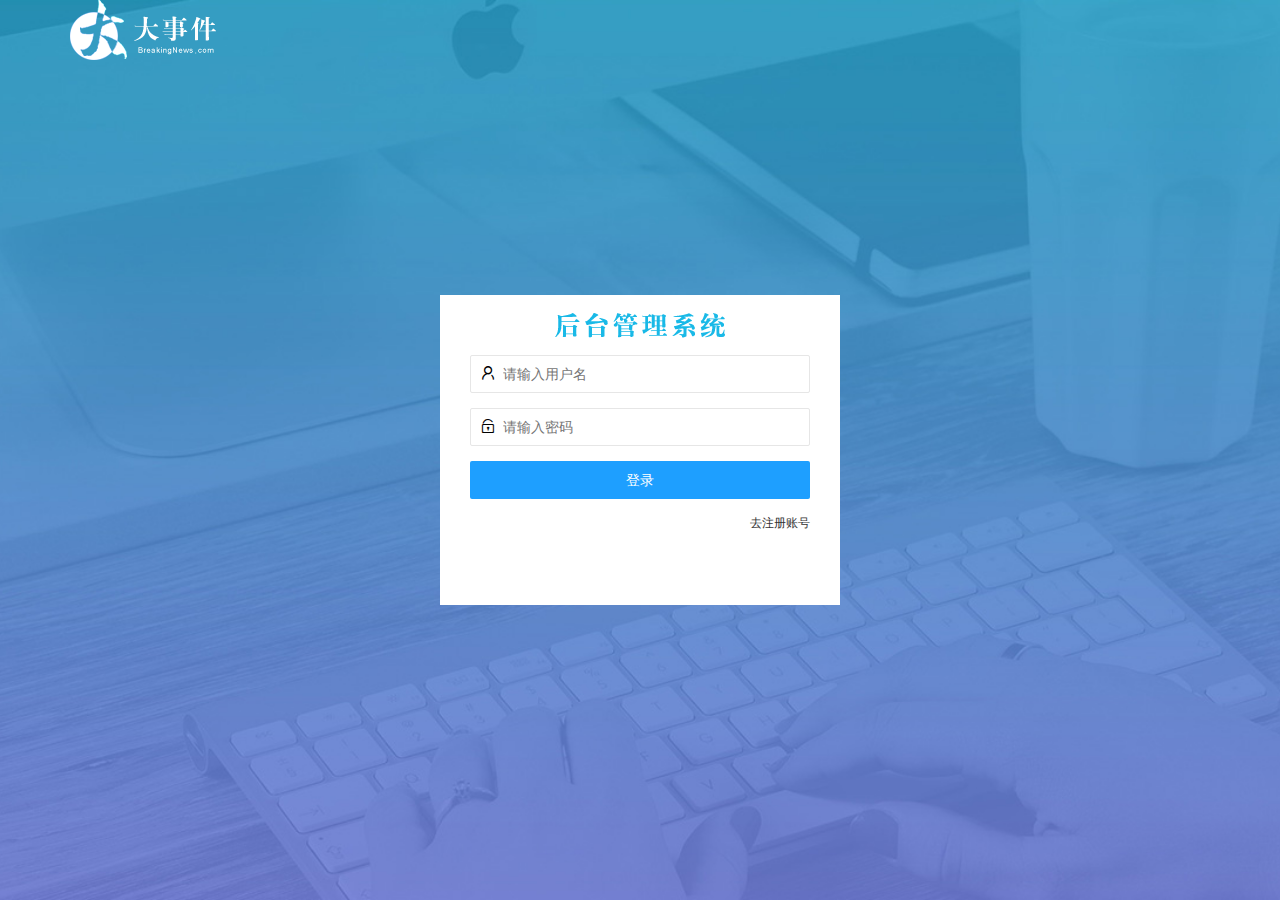
<file: login.html>
<!DOCTYPE html>
<html lang="en">

<head>
    <meta charset="UTF-8">
    <meta name="viewport" content="width=device-width, initial-scale=1.0">
    <!-- 修改标题 -->
    <title>大事件-登陆/注册</title>
    <!-- 引入css样式文件 -->
    <link rel="stylesheet" href="/assets/css/login.css">
    <link rel="stylesheet" href="/assets/lib/layui/css/layui.css">
</head>

<body>
    <!-- 登陆和注册页面 -->
    <!-- 头部的 logo 区域 -->
    <div class="layui-main">
        <img src="/assets/images/logo.png" alt="">
    </div>
    <!-- 登录注册区域 -->
    <div class="log">
        <div class="title-box"></div>
        <!-- 登录的div -->
        <div class="login-box">
            <!-- 登录的表单 -->
            <form class="layui-form" action="" id="form_login">
                <!-- 用户名 -->
                <div class="layui-form-item">
                    <i class="layui-icon layui-icon-username"></i>
                    <input type="text" name="username" required lay-verify="required" placeholder="请输入用户名"
                        autocomplete="off" class="layui-input" />
                </div>
                <!-- 密码 -->
                <div class="layui-form-item">
                    <i class="layui-icon layui-icon-password"></i>
                    <input type="password" name="password" required lay-verify="required|pass" placeholder="请输入密码"
                        autocomplete="off" class="layui-input" />
                </div>
                <!-- 登录按钮 -->
                <div class="layui-form-item">
                    <!-- 注意：表单提交按钮和普通按钮的区别，就是 lay-submit 属性 -->
                    <button class="layui-btn layui-btn-fluid layui-btn-normal" lay-submit>登录</button>
                </div>
                <div class="layui-form-item links">
                    <a href="javascript:;" id="link_reg">去注册账号</a>
                </div>
            </form>
        </div>
        <!-- 注册的div -->
        <div class="reg-box">
            <!-- 注册的表单 -->
            <form class="layui-form" id="form_reg">
                <!-- 注册用户名 -->
                <div class="layui-form-item">
                    <i class="layui-icon layui-icon-username"></i>
                    <input type="text" name="username" required lay-verify="required" placeholder="请输入用户名"
                        autocomplete="off" class="layui-input" />
                </div>
                <!-- 填写密码 -->
                <div class="layui-form-item">
                    <i class="layui-icon layui-icon-password"></i>
                    <input type="password" name="password" required lay-verify="required|pass" placeholder="请输入密码"
                        autocomplete="off" class="layui-input" />
                </div>
                <!-- 确认密码 -->
                <div class="layui-form-item">
                    <i class="layui-icon layui-icon-password"></i>
                    <input type="password" name="repassword" required lay-verify="required|pass|repass" placeholder="请再次确认密码"
                        autocomplete="off" class="layui-input" />
                </div>
                <!-- 注册按钮 -->
                <div class="layui-form-item">
                    <!-- 注意：表单提交按钮和普通按钮的区别，就是 lay-submit 属性 -->
                    <button class="layui-btn layui-btn-fluid layui-btn-normal" lay-submit>注册</button>
                </div>
                <div class="layui-form-item links">
                    <a href="javascript:;" id="link_login">去登陆</a>
                </div>
            </form>
        </div>
    </div>
    <!-- 导入 layui 文件 -->
    <script src="/assets/lib/layui/layui.all.js"></script>
    <!-- 导入 jQuery 文件 -->
    <script src="http://apps.bdimg.com/libs/jquery/1.10.2/jquery.min.js"></script>
    <!-- 导入 封装的baceAPI 文件 -->
    <script src="/assets/js/baceAPI.js"></script>
    <!-- 导入 js 脚本-->
    <script src="/assets/js/login.js"></script>
</body>

</html>
</file>
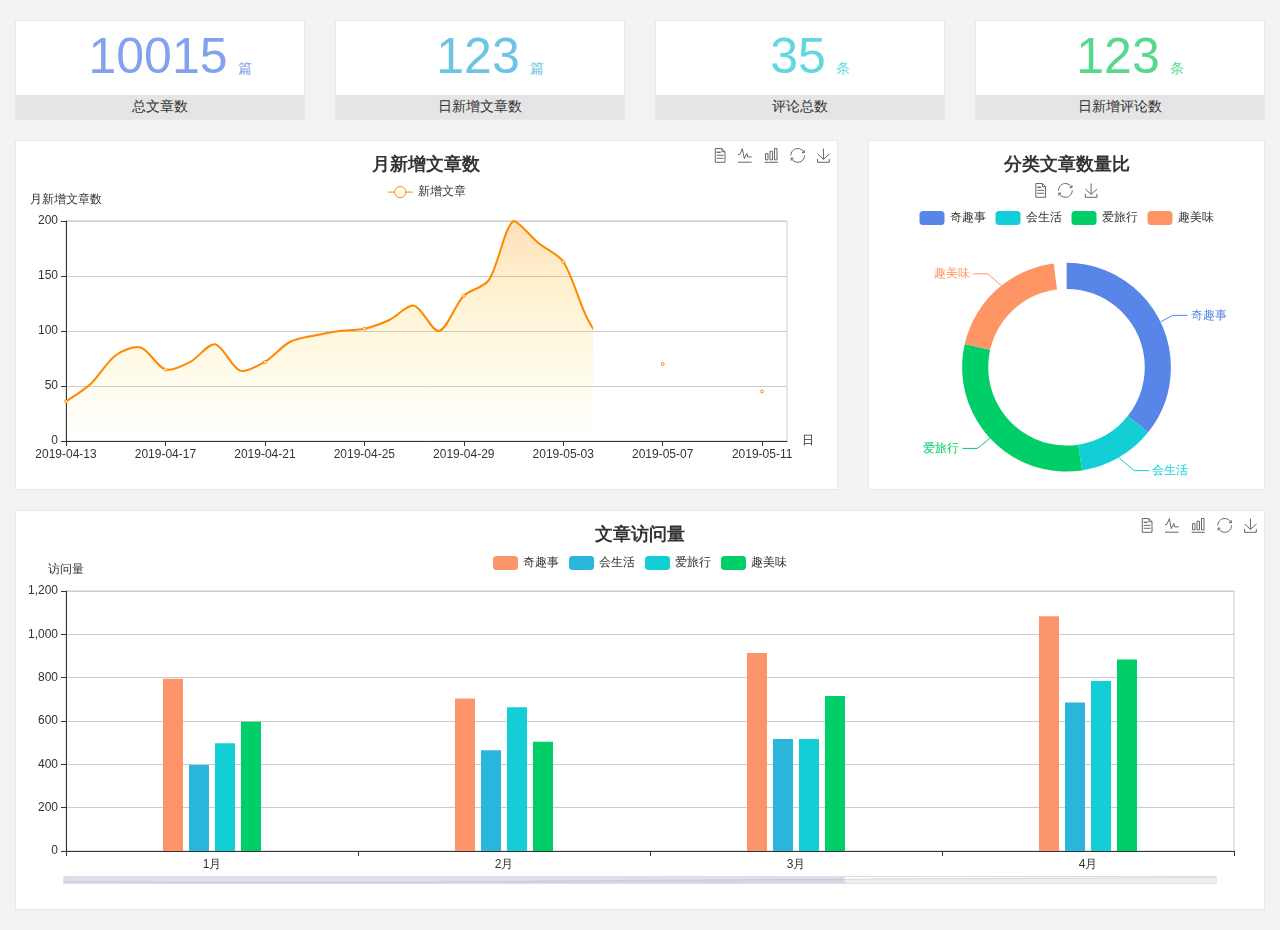
<file: home/dashboard.html>
<!DOCTYPE html>
<html lang="en">

<head>
  <meta charset="UTF-8">
  <meta name="viewport" content="width=device-width, initial-scale=1.0">
  <meta http-equiv="X-UA-Compatible" content="ie=edge">
  <title>图表统计</title>
  <link rel="stylesheet" href="../assets/lib/bootstrap.css" />
  <link rel="stylesheet" href="../assets/lib/main.css" />
</head>

<body>
  <div class="container-fluid">
    <div class="row spannel_list">
      <div class="col-sm-3 col-xs-6">
        <div class="spannel">
          <em>10015</em><span>篇</span>
          <b>总文章数</b>
        </div>
      </div>
      <div class="col-sm-3 col-xs-6">
        <div class="spannel scolor01">
          <em>123</em><span>篇</span>
          <b>日新增文章数</b>
        </div>
      </div>
      <div class="col-sm-3 col-xs-6">
        <div class="spannel scolor02">
          <em>35</em><span>条</span>
          <b>评论总数</b>
        </div>
      </div>
      <div class="col-sm-3 col-xs-6">
        <div class="spannel scolor03">
          <em>123</em><span>条</span>
          <b>日新增评论数</b>
        </div>
      </div>
    </div>
  </div>

  <div class="container-fluid">
    <div class="row curve-pie">
      <div class="col-lg-8 col-md-8">
        <div class="gragh_pannel" id="curve_show"></div>
      </div>
      <div class="col-lg-4 col-md-4">
        <div class="gragh_pannel" id="pie_show"></div>
      </div>
    </div>
  </div>

  <div class="container-fluid">
    <div class="column_pannel" id="column_show"></div>
  </div>
  <script src="../assets/lib/jquery.js"></script>
  <script type="text/javascript" src="../assets/lib/echarts.min.js"></script>
  <script>
    var oChart = echarts.init(document.getElementById('curve_show'));
    var aList_all = [
      { 'count': 36, 'date': '2019-04-13' },
      { 'count': 52, 'date': '2019-04-14' },
      { 'count': 78, 'date': '2019-04-15' },
      { 'count': 85, 'date': '2019-04-16' },
      { 'count': 65, 'date': '2019-04-17' },
      { 'count': 72, 'date': '2019-04-18' },
      { 'count': 88, 'date': '2019-04-19' },
      { 'count': 64, 'date': '2019-04-20' },
      { 'count': 72, 'date': '2019-04-21' },
      { 'count': 90, 'date': '2019-04-22' },
      { 'count': 96, 'date': '2019-04-23' },
      { 'count': 100, 'date': '2019-04-24' },
      { 'count': 102, 'date': '2019-04-25' },
      { 'count': 110, 'date': '2019-04-26' },
      { 'count': 123, 'date': '2019-04-27' },
      { 'count': 100, 'date': '2019-04-28' },
      { 'count': 132, 'date': '2019-04-29' },
      { 'count': 146, 'date': '2019-04-30' },
      { 'count': 200, 'date': '2019-05-01' },
      { 'count': 180, 'date': '2019-05-02' },
      { 'count': 163, 'date': '2019-05-03' },
      { 'count': 110, 'date': '2019-05-04' },
      { 'count': 80, 'date': '2019-05-05' },
      { 'count': 82, 'date': '2019-05-06' },
      { 'count': 70, 'date': '2019-05-07' },
      { 'count': 65, 'date': '2019-05-08' },
      { 'count': 54, 'date': '2019-05-09' },
      { 'count': 40, 'date': '2019-05-10' },
      { 'count': 45, 'date': '2019-05-11' },
      { 'count': 38, 'date': '2019-05-12' },
    ];

    let aCount = [];
    let aDate = [];

    for (var i = 0; i < aList_all.length; i++) {
      aCount.push(aList_all[i].count);
      aDate.push(aList_all[i].date);
    }

    var chartopt = {
      title: {
        text: '月新增文章数',
        left: 'center',
        top: '10'
      },
      tooltip: {
        trigger: 'axis'
      },
      legend: {
        data: ['新增文章'],
        top: '40'
      },
      toolbox: {
        show: true,
        feature: {
          mark: { show: true },
          dataView: { show: true, readOnly: false },
          magicType: { show: true, type: ['line', 'bar'] },
          restore: { show: true },
          saveAsImage: { show: true }
        }
      },
      calculable: true,
      xAxis: [
        {
          name: '日',
          type: 'category',
          boundaryGap: false,
          data: aDate
        }
      ],
      yAxis: [
        {
          name: '月新增文章数',
          type: 'value'
        }
      ],
      series: [
        {
          name: '新增文章',
          type: 'line',
          smooth: true,
          itemStyle: { normal: { areaStyle: { type: 'default' }, color: '#f80' }, lineStyle: { color: '#f80' } },
          data: aCount
        }],
      areaStyle: {
        normal: {
          color: new echarts.graphic.LinearGradient(0, 0, 0, 1, [{
            offset: 0,
            color: 'rgba(255,136,0,0.39)'
          }, {
            offset: .34,
            color: 'rgba(255,180,0,0.25)'
          }, {
            offset: 1,
            color: 'rgba(255,222,0,0.00)'
          }])

        }
      },
      grid: {
        show: true,
        x: 50,
        x2: 50,
        y: 80,
        height: 220
      }
    };

    oChart.setOption(chartopt);


    var oPie = echarts.init(document.getElementById('pie_show'));
    var oPieopt =
    {
      title: {
        top: 10,
        text: '分类文章数量比',
        x: 'center'
      },
      tooltip: {
        trigger: 'item',
        formatter: "{a} <br/>{b} : {c} ({d}%)"
      },
      color: ['#5885e8', '#13cfd5', '#00ce68', '#ff9565'],
      legend: {
        x: 'center',
        top: 65,
        data: ['奇趣事', '会生活', '爱旅行', '趣美味']
      },
      toolbox: {
        show: true,
        x: 'center',
        top: 35,
        feature: {
          mark: { show: true },
          dataView: { show: true, readOnly: false },
          magicType: {
            show: true,
            type: ['pie', 'funnel'],
            option: {
              funnel: {
                x: '25%',
                width: '50%',
                funnelAlign: 'left',
                max: 1548
              }
            }
          },
          restore: { show: true },
          saveAsImage: { show: true }
        }
      },
      calculable: true,
      series: [
        {
          name: '访问来源',
          type: 'pie',
          radius: ['45%', '60%'],
          center: ['50%', '65%'],
          data: [
            { value: 300, name: '奇趣事' },
            { value: 100, name: '会生活' },
            { value: 260, name: '爱旅行' },
            { value: 180, name: '趣美味' }
          ]
        }
      ]
    };
    oPie.setOption(oPieopt);



    var oColumn = this.echarts.init(document.getElementById('column_show'));
    var oColumnopt =
    {
      title: {
        text: '文章访问量',
        left: 'center',
        top: '10'
      },
      tooltip: {
        trigger: 'axis'
      },
      legend: {
        data: ['奇趣事', '会生活', '爱旅行', '趣美味'],
        top: '40'
      },
      toolbox: {
        show: true,
        feature: {
          mark: { show: true },
          dataView: { show: true, readOnly: false },
          magicType: { show: true, type: ['line', 'bar'] },
          restore: { show: true },
          saveAsImage: { show: true }
        }
      },
      calculable: true,
      xAxis: [
        {
          type: 'category',
          data: ['1月', '2月', '3月', '4月', '5月']
        }
      ],
      yAxis: [
        {
          name: '访问量',
          type: 'value'
        }
      ],
      series: [
        {
          name: '奇趣事',
          type: 'bar',
          barWidth: 20,
          itemStyle: {
            normal: { areaStyle: { type: 'default' }, color: '#fd956a' }
          },
          data: [800, 708, 920, 1090, 1200]
        },
        {
          name: '会生活',
          type: 'bar',
          barWidth: 20,
          itemStyle: {
            normal: { areaStyle: { type: 'default' }, color: '#2bb6db' }
          },
          data: [400, 468, 520, 690, 800]
        },
        {
          name: '爱旅行',
          type: 'bar',
          barWidth: 20,
          itemStyle: {
            normal: { areaStyle: { type: 'default' }, color: '#13cfd5' }
          },
          data: [500, 668, 520, 790, 900]
        },
        {
          name: '趣美味',
          type: 'bar',
          barWidth: 20,
          itemStyle: {
            normal: { areaStyle: { type: 'default' }, color: '#00ce68' }
          },
          data: [600, 508, 720, 890, 1000]
        }
      ],
      grid: {
        show: true,
        x: 50,
        x2: 30,
        y: 80,
        height: 260
      },
      dataZoom: [//给x轴设置滚动条
        {
          start: 0,//默认为0
          end: 100 - 1000 / 31,//默认为100
          type: 'slider',
          show: true,
          xAxisIndex: [0],
          handleSize: 0,//滑动条的 左右2个滑动条的大小
          height: 8,//组件高度
          left: 45, //左边的距离
          right: 50,//右边的距离
          bottom: 26,//右边的距离
          handleColor: '#ddd',//h滑动图标的颜色
          handleStyle: {
            borderColor: "#cacaca",
            borderWidth: "1",
            shadowBlur: 2,
            background: "#ddd",
            shadowColor: "#ddd",
          }
        }]
    };
    oColumn.setOption(oColumnopt);
  </script>
</body>

</html>
</file>
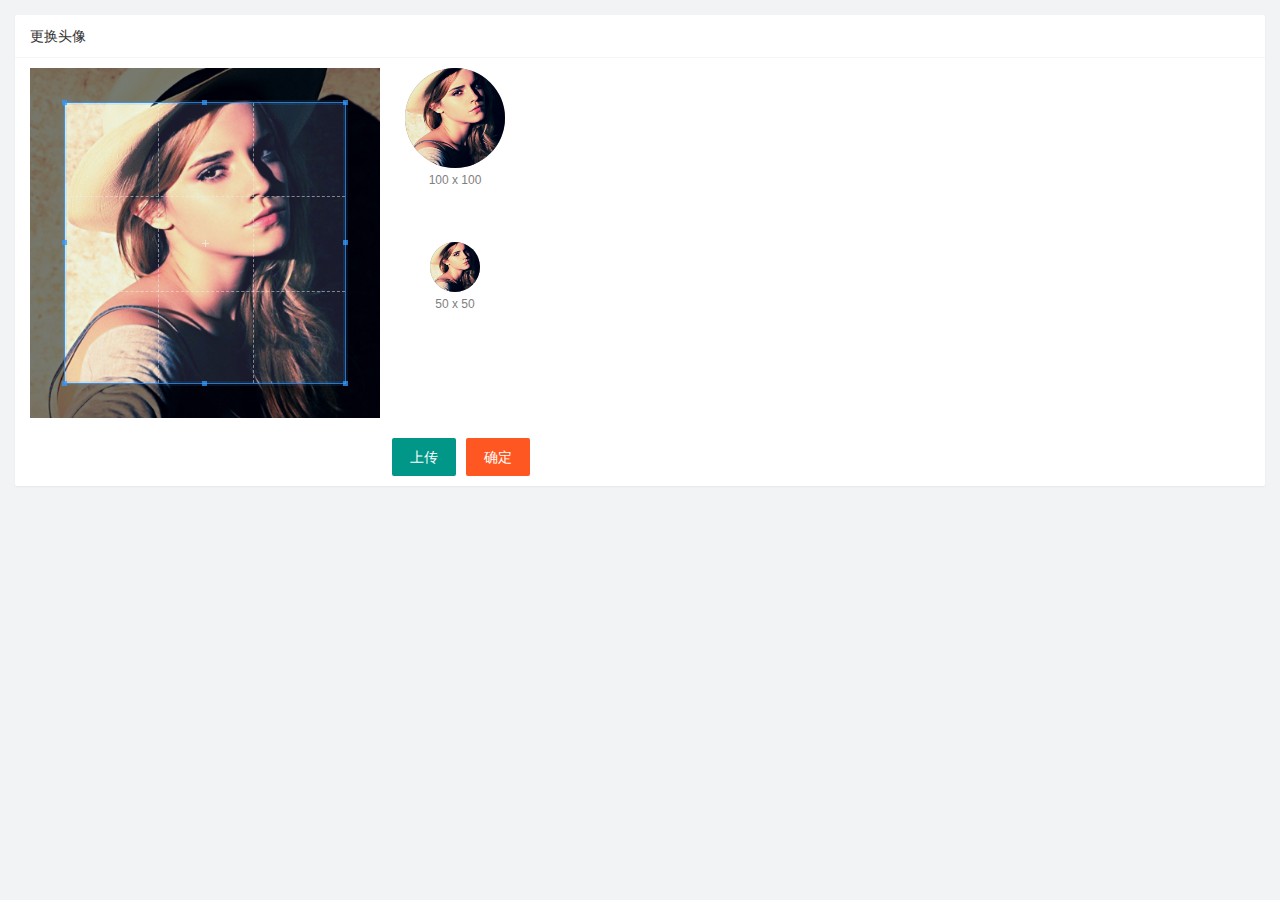
<file: user/user_avatar.html>
<!DOCTYPE html>
<html lang="en">

<head>
  <meta charset="UTF-8" />
  <meta name="viewport" content="width=device-width, initial-scale=1.0" />
  <title>Document</title>
  <link rel="stylesheet" href="/assets/lib/layui/css/layui.css" />
    <link rel="stylesheet" href="/assets/lib/cropper/cropper.css" />
    <link rel="stylesheet" href="/assets/css/user/user_avatar.css" />
</head>

<body>
  <!-- 卡片区域 -->
  <div class="layui-card">
    <div class="layui-card-header">更换头像</div>
    <div class="layui-card-body">
      <!-- 第一行的图片裁剪和预览区域 -->
      <div class="row1">
        <!-- 图片裁剪区域 -->
        <div class="cropper-box">
          <!-- 这个 img 标签很重要，将来会把它初始化为裁剪区域 -->
          <img id="image" src="/assets/images/sample.jpg" />
        </div>
        <!-- 图片的预览区域 -->
        <div class="preview-box">
          <div>
            <!-- 宽高为 100px 的预览区域 -->
            <div class="img-preview w100"></div>
            <p class="size">100 x 100</p>
          </div>
          <div>
            <!-- 宽高为 50px 的预览区域 -->
            <div class="img-preview w50"></div>
            <p class="size">50 x 50</p>
          </div>
        </div>
      </div><!-- 第二行的按钮区 -->
      <div class="row2">
        <input type="file" id="file" accept="image/png,image/jpeg" />
        <button type="button" class="layui-btn" id="btnChooseImage">上传</button>
        <button type="button" class="layui-btn layui-btn-danger" id="btnUpload">确定</button>
      </div>
    </div>
  </div>
  <script src="/assets/lib/layui/layui.all.js"></script>
  <script src="/assets/lib/jquery.js"></script>
  <script src="/assets/lib/cropper/Cropper.js"></script>
  <script src="/assets/lib/cropper/jquery-cropper.js"></script>
  <script src="/assets/js/baceAPI.js"></script>
  <script src="/assets/js/user/user_avatar.js"></script>
</body>

</html>
</file>
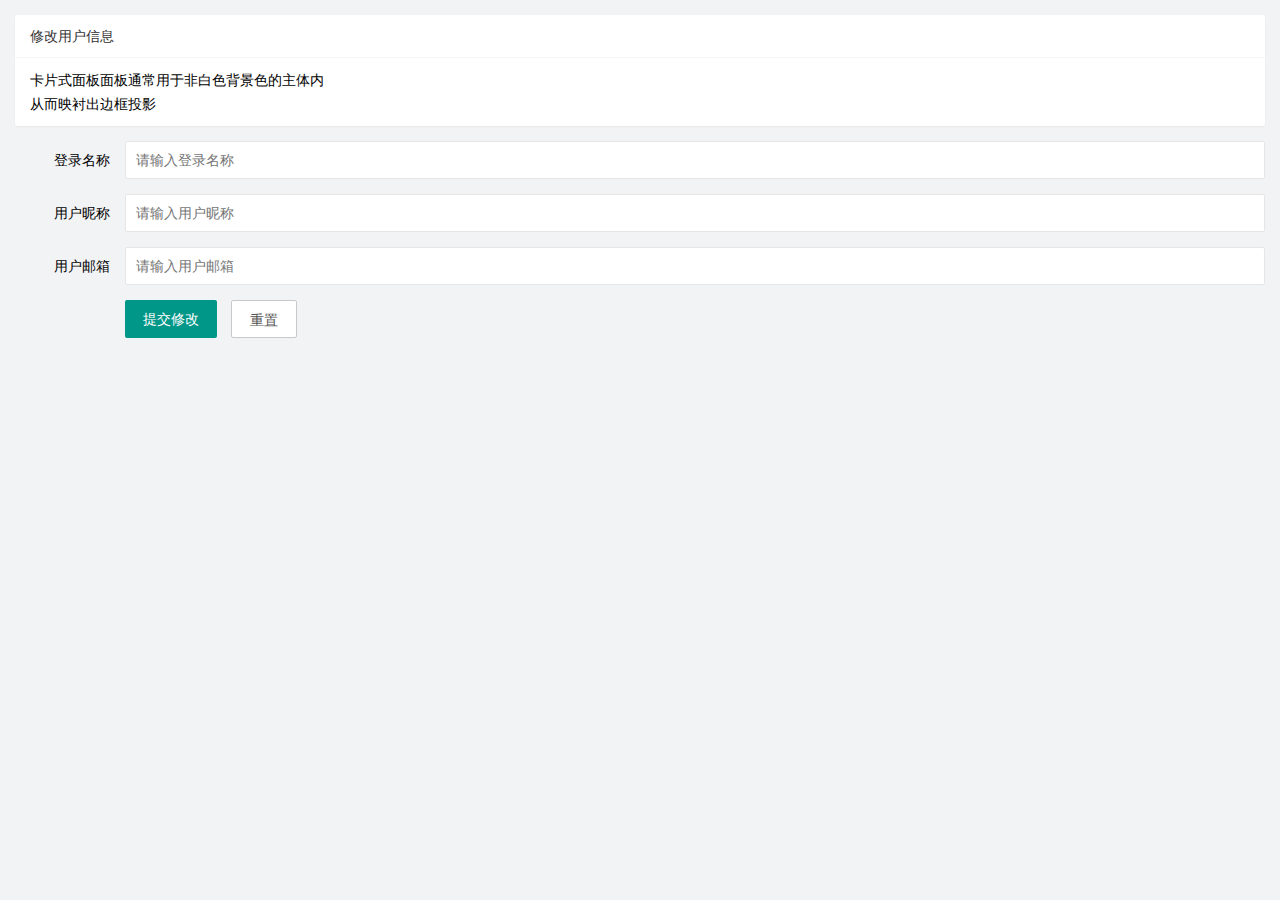
<file: user/user_info.html>
<!DOCTYPE html>
<html lang="en">

<head>
  <meta charset="UTF-8" />
  <meta name="viewport" content="width=device-width, initial-scale=1.0" />
  <title>Document</title>
  <!-- 导入 layui 的样式 -->
  <link rel="stylesheet" href="/assets/lib/layui/css/layui.css" />
  <!-- 导入自己的样式 -->
  <link rel="stylesheet" href="/assets/css/user/user_info.css" />
</head>

<body>
  <!-- 卡片区域 -->
  <div class="layui-card">
    <div class="layui-card-header">修改用户信息</div>
    <div class="layui-card-body">
      卡片式面板面板通常用于非白色背景色的主体内<br />
      从而映衬出边框投影
    </div>
  </div>

  <!-- form 表单区域 -->
  <form class="layui-form" lay-filter="formUserInfo">
    <!-- 隐藏区 -->
    <input type="hidden" name="id">
    <div class="layui-form-item">
      <label class="layui-form-label">登录名称</label>
      <div class="layui-input-block">
        <input type="text" name="username" required lay-verify="required" placeholder="请输入登录名称" autocomplete="off"
          class="layui-input" readonly />
      </div>
    </div>
    <div class="layui-form-item">
      <label class="layui-form-label">用户昵称</label>
      <div class="layui-input-block">
        <input type="text" name="nickname" required lay-verify="required|nickname" placeholder="请输入用户昵称"
          autocomplete="off" class="layui-input" />
      </div>
    </div>
    <div class="layui-form-item">
      <label class="layui-form-label">用户邮箱</label>
      <div class="layui-input-block">
        <input type="text" name="email" required lay-verify="required|email" placeholder="请输入用户邮箱" autocomplete="off"
          class="layui-input" />
      </div>
    </div>
    <div class="layui-form-item">
      <div class="layui-input-block">
        <button class="layui-btn" lay-submit lay-filter="formDemo">提交修改</button>
        <button type="reset" class="layui-btn layui-btn-primary" id="btnReset">重置</button>
      </div>
    </div>
  </form>

  <!-- 导入 layui 的 js -->
  <script src="/assets/lib/layui/layui.all.js"></script>
  <!-- 导入 jquery -->
  <script src="http://apps.bdimg.com/libs/jquery/1.10.2/jquery.min.js"></script>
  <!-- 导入baceAPI -->
  <script src="/assets/js/baceAPI.js"></script>
  <!-- 导入自己的 js -->
  <script src="/assets/js/user/user_info.js"></script>
</body>

</html>
</file>
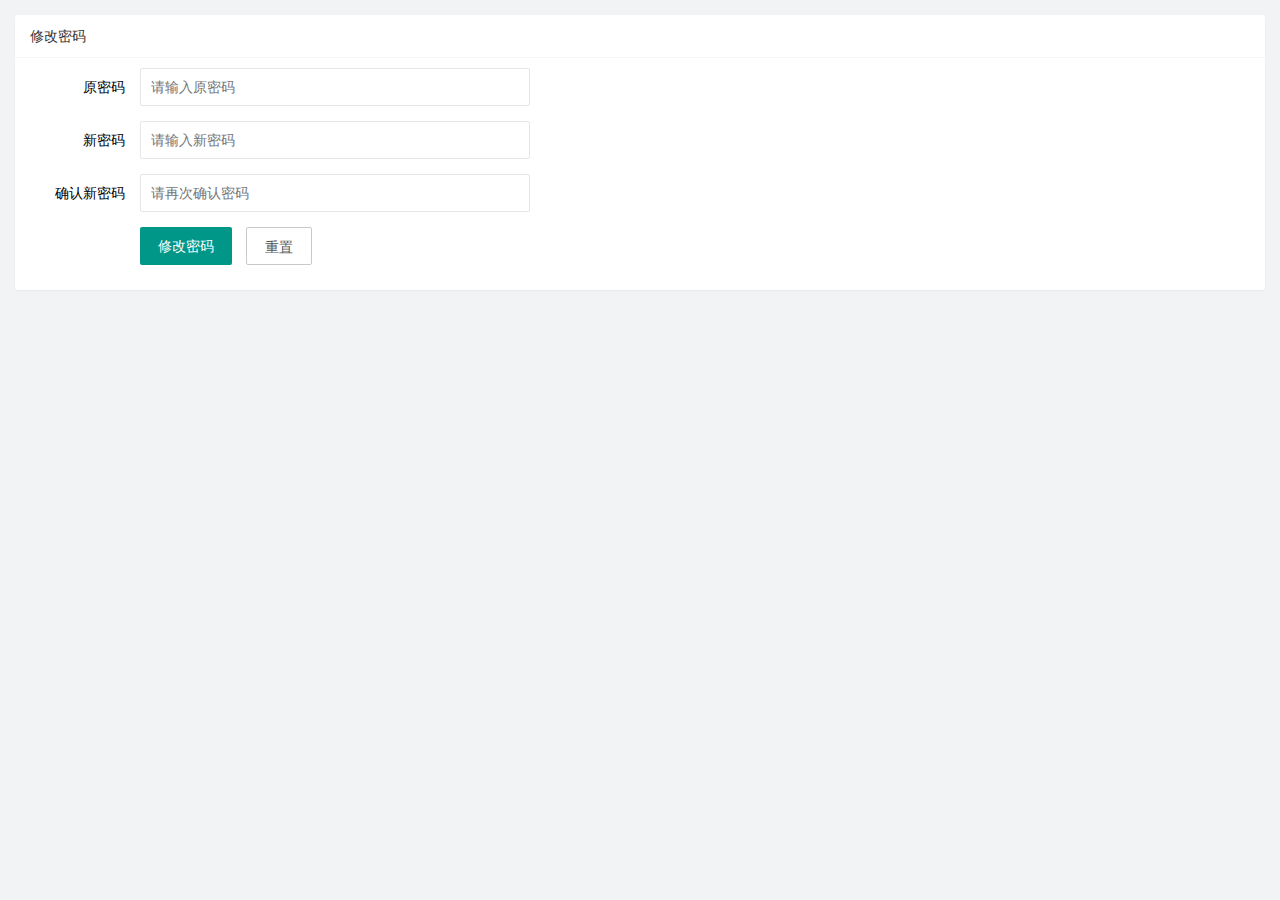
<file: user/user_pwd.html>
<!DOCTYPE html>
<html lang="en">

<head>
  <meta charset="UTF-8" />
  <meta name="viewport" content="width=device-width, initial-scale=1.0" />
  <title>Document</title>
  <link rel="stylesheet" href="/assets/lib/layui/css/layui.css" />
  <link rel="stylesheet" href="/assets/css/user/user_pwd.css" />
</head>

<body>
  <!-- 卡片区域 -->
  <div class="layui-card">
    <div class="layui-card-header">修改密码</div>
    <div class="layui-card-body">
      <form class="layui-form">
        <div class="layui-form-item">
          <label class="layui-form-label">原密码</label>
          <div class="layui-input-block">
            <input type="password" name="oldPwd" required lay-verify="required|pwd" placeholder="请输入原密码"
              autocomplete="off" class="layui-input" />
          </div>
        </div>
        <div class="layui-form-item">
          <label class="layui-form-label">新密码</label>
          <div class="layui-input-block">
            <input type="password" name="newPwd" required lay-verify="required|pwd|samePwd" placeholder="请输入新密码"
              autocomplete="off" class="layui-input" />
          </div>
        </div>
        <div class="layui-form-item">
          <label class="layui-form-label">确认新密码</label>
          <div class="layui-input-block">
            <input type="password" name="rePwd" required lay-verify="required|pwd|rePwd" placeholder="请再次确认密码"
              autocomplete="off" class="layui-input" />
          </div>
        </div>
        <div class="layui-form-item">
          <div class="layui-input-block">
            <button class="layui-btn" lay-submit lay-filter="formDemo">修改密码</button>
            <button type="reset" class="layui-btn layui-btn-primary">重置</button>
          </div>
        </div>
      </form>
    </div>
  </div>
  <!-- 导入 layui 的 js -->
  <script src="/assets/lib/layui/layui.all.js"></script>
  <!-- 导入 jQuery -->
  <script src="/assets/lib/jquery.js"></script>
  <!-- 导入 baseAPI -->
  <script src="/assets/js/baceAPI.js"></script>
  <!-- 导入自己的 js -->
  <script src="/assets/js/user/user_pwd.js"></script>
</body>

</html>
</file>
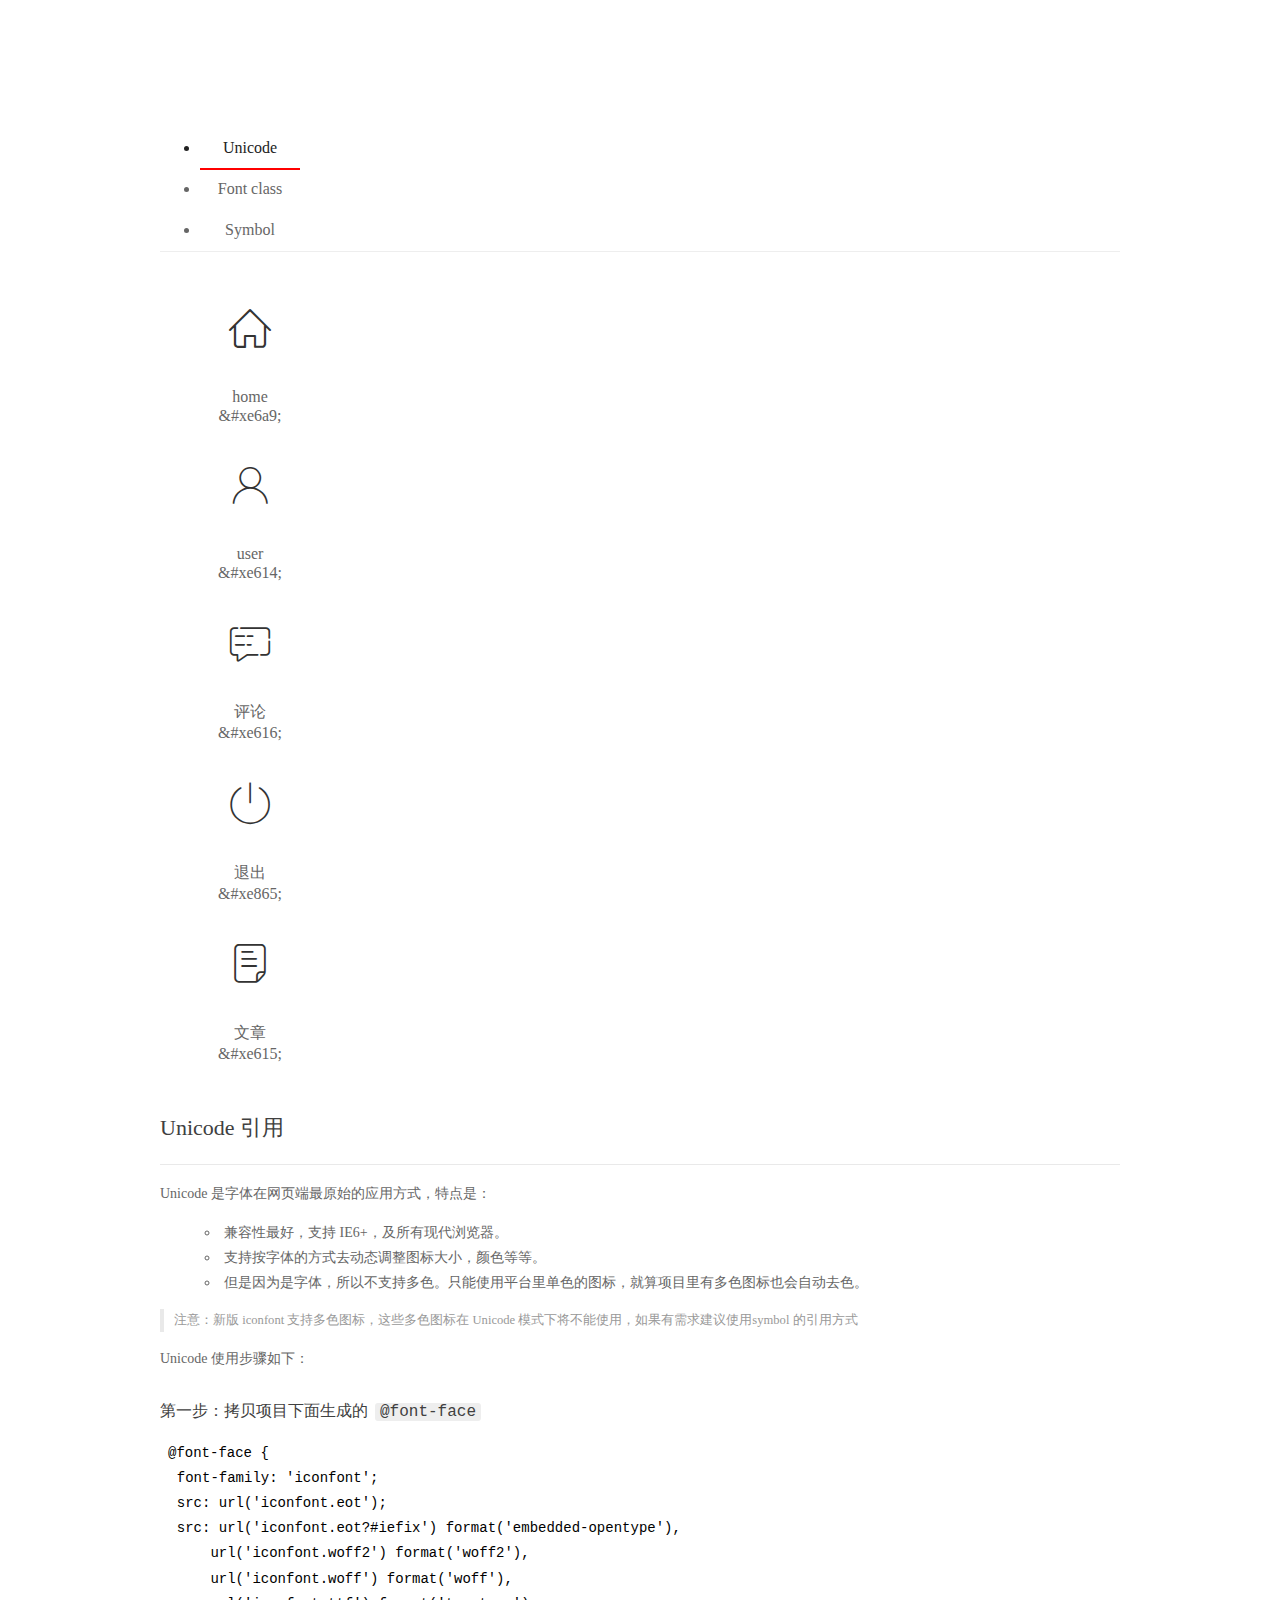
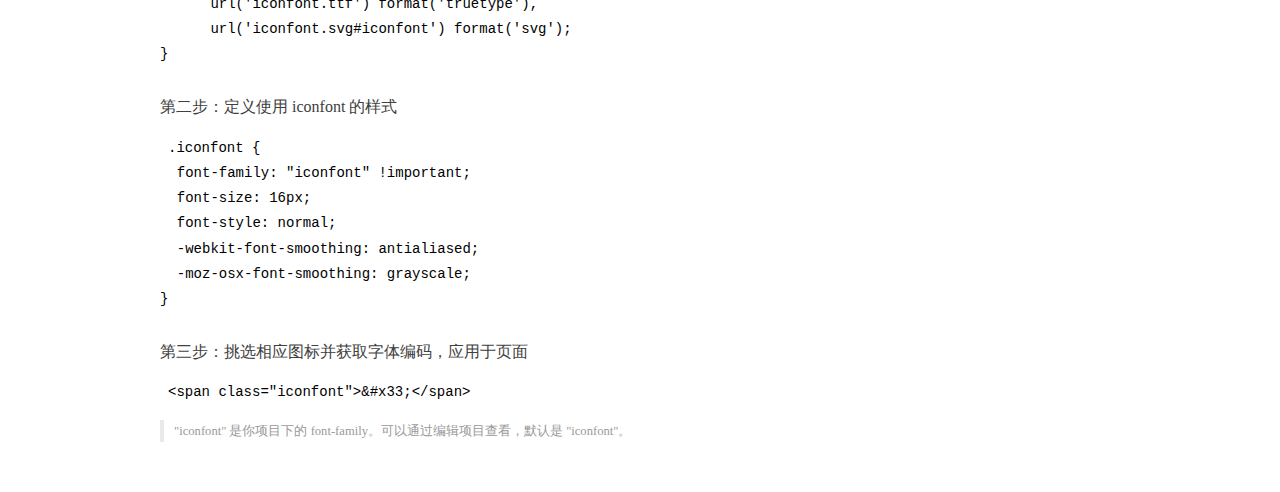
<file: assets/fonts/demo_index.html>
<!DOCTYPE html>
<html>
<head>
  <meta charset="utf-8"/>
  <title>IconFont Demo</title>
  <link rel="shortcut icon" href="https://gtms04.alicdn.com/tps/i4/TB1_oz6GVXXXXaFXpXXJDFnIXXX-64-64.ico" type="image/x-icon"/>
  <link rel="stylesheet" href="https://g.alicdn.com/thx/cube/1.3.2/cube.min.css">
  <link rel="stylesheet" href="demo.css">
  <link rel="stylesheet" href="iconfont.css">
  <script src="iconfont.js"></script>
  <!-- jQuery -->
  <script src="https://a1.alicdn.com/oss/uploads/2018/12/26/7bfddb60-08e8-11e9-9b04-53e73bb6408b.js"></script>
  <!-- 代码高亮 -->
  <script src="https://a1.alicdn.com/oss/uploads/2018/12/26/a3f714d0-08e6-11e9-8a15-ebf944d7534c.js"></script>
</head>
<body>
  <div class="main">
    <h1 class="logo"><a href="https://www.iconfont.cn/" title="iconfont 首页" target="_blank">&#xe86b;</a></h1>
    <div class="nav-tabs">
      <ul id="tabs" class="dib-box">
        <li class="dib active"><span>Unicode</span></li>
        <li class="dib"><span>Font class</span></li>
        <li class="dib"><span>Symbol</span></li>
      </ul>
      
    </div>
    <div class="tab-container">
      <div class="content unicode" style="display: block;">
          <ul class="icon_lists dib-box">
          
            <li class="dib">
              <span class="icon iconfont">&#xe6a9;</span>
                <div class="name">home</div>
                <div class="code-name">&amp;#xe6a9;</div>
              </li>
          
            <li class="dib">
              <span class="icon iconfont">&#xe614;</span>
                <div class="name">user</div>
                <div class="code-name">&amp;#xe614;</div>
              </li>
          
            <li class="dib">
              <span class="icon iconfont">&#xe616;</span>
                <div class="name">评论</div>
                <div class="code-name">&amp;#xe616;</div>
              </li>
          
            <li class="dib">
              <span class="icon iconfont">&#xe865;</span>
                <div class="name">退出</div>
                <div class="code-name">&amp;#xe865;</div>
              </li>
          
            <li class="dib">
              <span class="icon iconfont">&#xe615;</span>
                <div class="name">文章</div>
                <div class="code-name">&amp;#xe615;</div>
              </li>
          
          </ul>
          <div class="article markdown">
          <h2 id="unicode-">Unicode 引用</h2>
          <hr>

          <p>Unicode 是字体在网页端最原始的应用方式，特点是：</p>
          <ul>
            <li>兼容性最好，支持 IE6+，及所有现代浏览器。</li>
            <li>支持按字体的方式去动态调整图标大小，颜色等等。</li>
            <li>但是因为是字体，所以不支持多色。只能使用平台里单色的图标，就算项目里有多色图标也会自动去色。</li>
          </ul>
          <blockquote>
            <p>注意：新版 iconfont 支持多色图标，这些多色图标在 Unicode 模式下将不能使用，如果有需求建议使用symbol 的引用方式</p>
          </blockquote>
          <p>Unicode 使用步骤如下：</p>
          <h3 id="-font-face">第一步：拷贝项目下面生成的 <code>@font-face</code></h3>
<pre><code class="language-css"
>@font-face {
  font-family: 'iconfont';
  src: url('iconfont.eot');
  src: url('iconfont.eot?#iefix') format('embedded-opentype'),
      url('iconfont.woff2') format('woff2'),
      url('iconfont.woff') format('woff'),
      url('iconfont.ttf') format('truetype'),
      url('iconfont.svg#iconfont') format('svg');
}
</code></pre>
          <h3 id="-iconfont-">第二步：定义使用 iconfont 的样式</h3>
<pre><code class="language-css"
>.iconfont {
  font-family: "iconfont" !important;
  font-size: 16px;
  font-style: normal;
  -webkit-font-smoothing: antialiased;
  -moz-osx-font-smoothing: grayscale;
}
</code></pre>
          <h3 id="-">第三步：挑选相应图标并获取字体编码，应用于页面</h3>
<pre>
<code class="language-html"
>&lt;span class="iconfont"&gt;&amp;#x33;&lt;/span&gt;
</code></pre>
          <blockquote>
            <p>"iconfont" 是你项目下的 font-family。可以通过编辑项目查看，默认是 "iconfont"。</p>
          </blockquote>
          </div>
      </div>
      <div class="content font-class">
        <ul class="icon_lists dib-box">
          
          <li class="dib">
            <span class="icon iconfont icon-home"></span>
            <div class="name">
              home
            </div>
            <div class="code-name">.icon-home
            </div>
          </li>
          
          <li class="dib">
            <span class="icon iconfont icon-user"></span>
            <div class="name">
              user
            </div>
            <div class="code-name">.icon-user
            </div>
          </li>
          
          <li class="dib">
            <span class="icon iconfont icon-pinglun"></span>
            <div class="name">
              评论
            </div>
            <div class="code-name">.icon-pinglun
            </div>
          </li>
          
          <li class="dib">
            <span class="icon iconfont icon-tuichu"></span>
            <div class="name">
              退出
            </div>
            <div class="code-name">.icon-tuichu
            </div>
          </li>
          
          <li class="dib">
            <span class="icon iconfont icon-16"></span>
            <div class="name">
              文章
            </div>
            <div class="code-name">.icon-16
            </div>
          </li>
          
        </ul>
        <div class="article markdown">
        <h2 id="font-class-">font-class 引用</h2>
        <hr>

        <p>font-class 是 Unicode 使用方式的一种变种，主要是解决 Unicode 书写不直观，语意不明确的问题。</p>
        <p>与 Unicode 使用方式相比，具有如下特点：</p>
        <ul>
          <li>兼容性良好，支持 IE8+，及所有现代浏览器。</li>
          <li>相比于 Unicode 语意明确，书写更直观。可以很容易分辨这个 icon 是什么。</li>
          <li>因为使用 class 来定义图标，所以当要替换图标时，只需要修改 class 里面的 Unicode 引用。</li>
          <li>不过因为本质上还是使用的字体，所以多色图标还是不支持的。</li>
        </ul>
        <p>使用步骤如下：</p>
        <h3 id="-fontclass-">第一步：引入项目下面生成的 fontclass 代码：</h3>
<pre><code class="language-html">&lt;link rel="stylesheet" href="./iconfont.css"&gt;
</code></pre>
        <h3 id="-">第二步：挑选相应图标并获取类名，应用于页面：</h3>
<pre><code class="language-html">&lt;span class="iconfont icon-xxx"&gt;&lt;/span&gt;
</code></pre>
        <blockquote>
          <p>"
            iconfont" 是你项目下的 font-family。可以通过编辑项目查看，默认是 "iconfont"。</p>
        </blockquote>
      </div>
      </div>
      <div class="content symbol">
          <ul class="icon_lists dib-box">
          
            <li class="dib">
                <svg class="icon svg-icon" aria-hidden="true">
                  <use xlink:href="#icon-home"></use>
                </svg>
                <div class="name">home</div>
                <div class="code-name">#icon-home</div>
            </li>
          
            <li class="dib">
                <svg class="icon svg-icon" aria-hidden="true">
                  <use xlink:href="#icon-user"></use>
                </svg>
                <div class="name">user</div>
                <div class="code-name">#icon-user</div>
            </li>
          
            <li class="dib">
                <svg class="icon svg-icon" aria-hidden="true">
                  <use xlink:href="#icon-pinglun"></use>
                </svg>
                <div class="name">评论</div>
                <div class="code-name">#icon-pinglun</div>
            </li>
          
            <li class="dib">
                <svg class="icon svg-icon" aria-hidden="true">
                  <use xlink:href="#icon-tuichu"></use>
                </svg>
                <div class="name">退出</div>
                <div class="code-name">#icon-tuichu</div>
            </li>
          
            <li class="dib">
                <svg class="icon svg-icon" aria-hidden="true">
                  <use xlink:href="#icon-16"></use>
                </svg>
                <div class="name">文章</div>
                <div class="code-name">#icon-16</div>
            </li>
          
          </ul>
          <div class="article markdown">
          <h2 id="symbol-">Symbol 引用</h2>
          <hr>

          <p>这是一种全新的使用方式，应该说这才是未来的主流，也是平台目前推荐的用法。相关介绍可以参考这篇<a href="">文章</a>
            这种用法其实是做了一个 SVG 的集合，与另外两种相比具有如下特点：</p>
          <ul>
            <li>支持多色图标了，不再受单色限制。</li>
            <li>通过一些技巧，支持像字体那样，通过 <code>font-size</code>, <code>color</code> 来调整样式。</li>
            <li>兼容性较差，支持 IE9+，及现代浏览器。</li>
            <li>浏览器渲染 SVG 的性能一般，还不如 png。</li>
          </ul>
          <p>使用步骤如下：</p>
          <h3 id="-symbol-">第一步：引入项目下面生成的 symbol 代码：</h3>
<pre><code class="language-html">&lt;script src="./iconfont.js"&gt;&lt;/script&gt;
</code></pre>
          <h3 id="-css-">第二步：加入通用 CSS 代码（引入一次就行）：</h3>
<pre><code class="language-html">&lt;style&gt;
.icon {
  width: 1em;
  height: 1em;
  vertical-align: -0.15em;
  fill: currentColor;
  overflow: hidden;
}
&lt;/style&gt;
</code></pre>
          <h3 id="-">第三步：挑选相应图标并获取类名，应用于页面：</h3>
<pre><code class="language-html">&lt;svg class="icon" aria-hidden="true"&gt;
  &lt;use xlink:href="#icon-xxx"&gt;&lt;/use&gt;
&lt;/svg&gt;
</code></pre>
          </div>
      </div>

    </div>
  </div>
  <script>
  $(document).ready(function () {
      $('.tab-container .content:first').show()

      $('#tabs li').click(function (e) {
        var tabContent = $('.tab-container .content')
        var index = $(this).index()

        if ($(this).hasClass('active')) {
          return
        } else {
          $('#tabs li').removeClass('active')
          $(this).addClass('active')

          tabContent.hide().eq(index).fadeIn()
        }
      })
    })
  </script>
</body>
</html>
</file>
<file: assets/css/login.css>
html, 
body {
    padding: 0;
    margin: 0;
    height: 100%;
    width: 100%;
    background: url('/assets/images/login_bg.jpg') no-repeat center;
    background-size: cover;
    position: relative;
}

.log {
    width: 400px;
    height: 310px;
    background-color: #fff;
    position: absolute;
    top: 50%;
    left: 50%;
    transform: translate(-50%, -50%);
}

.title-box {
    height: 60px;
    background: url('/assets/images/login_title.png') no-repeat center;
}

.reg-box {
    display: none;
  }

  .layui-form {
    padding: 0 30px;
  }
  
  .links {
    /* display: flex;
    justify-content: flex-end; */
    float: right;
  }
  
  .links a {
    font-size: 12px;
  }

  .layui-form-item {
      position: relative;
  }

  .layui-icon {
      position: absolute;
      left: 10px;
      top: 10px;
  }

 .layui-input {
     padding-left: 32px !important;
 }
</file>
<file: assets/lib/layui/css/layui.css>
/** layui-v2.5.5 MIT License By https://www.layui.com */
 .layui-inline,img{display:inline-block;vertical-align:middle}h1,h2,h3,h4,h5,h6{font-weight:400}.layui-edge,.layui-header,.layui-inline,.layui-main{position:relative}.layui-body,.layui-edge,.layui-elip{overflow:hidden}.layui-btn,.layui-edge,.layui-inline,img{vertical-align:middle}.layui-btn,.layui-disabled,.layui-icon,.layui-unselect{-moz-user-select:none;-webkit-user-select:none;-ms-user-select:none}.layui-elip,.layui-form-checkbox span,.layui-form-pane .layui-form-label{text-overflow:ellipsis;white-space:nowrap}.layui-breadcrumb,.layui-tree-btnGroup{visibility:hidden}blockquote,body,button,dd,div,dl,dt,form,h1,h2,h3,h4,h5,h6,input,li,ol,p,pre,td,textarea,th,ul{margin:0;padding:0;-webkit-tap-highlight-color:rgba(0,0,0,0)}a:active,a:hover{outline:0}img{border:none}li{list-style:none}table{border-collapse:collapse;border-spacing:0}h4,h5,h6{font-size:100%}button,input,optgroup,option,select,textarea{font-family:inherit;font-size:inherit;font-style:inherit;font-weight:inherit;outline:0}pre{white-space:pre-wrap;white-space:-moz-pre-wrap;white-space:-pre-wrap;white-space:-o-pre-wrap;word-wrap:break-word}body{line-height:24px;font:14px Helvetica Neue,Helvetica,PingFang SC,Tahoma,Arial,sans-serif}hr{height:1px;margin:10px 0;border:0;clear:both}a{color:#333;text-decoration:none}a:hover{color:#777}a cite{font-style:normal;*cursor:pointer}.layui-border-box,.layui-border-box *{box-sizing:border-box}.layui-box,.layui-box *{box-sizing:content-box}.layui-clear{clear:both;*zoom:1}.layui-clear:after{content:'\20';clear:both;*zoom:1;display:block;height:0}.layui-inline{*display:inline;*zoom:1}.layui-edge{display:inline-block;width:0;height:0;border-width:6px;border-style:dashed;border-color:transparent}.layui-edge-top{top:-4px;border-bottom-color:#999;border-bottom-style:solid}.layui-edge-right{border-left-color:#999;border-left-style:solid}.layui-edge-bottom{top:2px;border-top-color:#999;border-top-style:solid}.layui-edge-left{border-right-color:#999;border-right-style:solid}.layui-disabled,.layui-disabled:hover{color:#d2d2d2!important;cursor:not-allowed!important}.layui-circle{border-radius:100%}.layui-show{display:block!important}.layui-hide{display:none!important}@font-face{font-family:layui-icon;src:url(../font/iconfont.eot?v=250);src:url(../font/iconfont.eot?v=250#iefix) format('embedded-opentype'),url(../font/iconfont.woff2?v=250) format('woff2'),url(../font/iconfont.woff?v=250) format('woff'),url(../font/iconfont.ttf?v=250) format('truetype'),url(../font/iconfont.svg?v=250#layui-icon) format('svg')}.layui-icon{font-family:layui-icon!important;font-size:16px;font-style:normal;-webkit-font-smoothing:antialiased;-moz-osx-font-smoothing:grayscale}.layui-icon-reply-fill:before{content:"\e611"}.layui-icon-set-fill:before{content:"\e614"}.layui-icon-menu-fill:before{content:"\e60f"}.layui-icon-search:before{content:"\e615"}.layui-icon-share:before{content:"\e641"}.layui-icon-set-sm:before{content:"\e620"}.layui-icon-engine:before{content:"\e628"}.layui-icon-close:before{content:"\1006"}.layui-icon-close-fill:before{content:"\1007"}.layui-icon-chart-screen:before{content:"\e629"}.layui-icon-star:before{content:"\e600"}.layui-icon-circle-dot:before{content:"\e617"}.layui-icon-chat:before{content:"\e606"}.layui-icon-release:before{content:"\e609"}.layui-icon-list:before{content:"\e60a"}.layui-icon-chart:before{content:"\e62c"}.layui-icon-ok-circle:before{content:"\1005"}.layui-icon-layim-theme:before{content:"\e61b"}.layui-icon-table:before{content:"\e62d"}.layui-icon-right:before{content:"\e602"}.layui-icon-left:before{content:"\e603"}.layui-icon-cart-simple:before{content:"\e698"}.layui-icon-face-cry:before{content:"\e69c"}.layui-icon-face-smile:before{content:"\e6af"}.layui-icon-survey:before{content:"\e6b2"}.layui-icon-tree:before{content:"\e62e"}.layui-icon-upload-circle:before{content:"\e62f"}.layui-icon-add-circle:before{content:"\e61f"}.layui-icon-download-circle:before{content:"\e601"}.layui-icon-templeate-1:before{content:"\e630"}.layui-icon-util:before{content:"\e631"}.layui-icon-face-surprised:before{content:"\e664"}.layui-icon-edit:before{content:"\e642"}.layui-icon-speaker:before{content:"\e645"}.layui-icon-down:before{content:"\e61a"}.layui-icon-file:before{content:"\e621"}.layui-icon-layouts:before{content:"\e632"}.layui-icon-rate-half:before{content:"\e6c9"}.layui-icon-add-circle-fine:before{content:"\e608"}.layui-icon-prev-circle:before{content:"\e633"}.layui-icon-read:before{content:"\e705"}.layui-icon-404:before{content:"\e61c"}.layui-icon-carousel:before{content:"\e634"}.layui-icon-help:before{content:"\e607"}.layui-icon-code-circle:before{content:"\e635"}.layui-icon-water:before{content:"\e636"}.layui-icon-username:before{content:"\e66f"}.layui-icon-find-fill:before{content:"\e670"}.layui-icon-about:before{content:"\e60b"}.layui-icon-location:before{content:"\e715"}.layui-icon-up:before{content:"\e619"}.layui-icon-pause:before{content:"\e651"}.layui-icon-date:before{content:"\e637"}.layui-icon-layim-uploadfile:before{content:"\e61d"}.layui-icon-delete:before{content:"\e640"}.layui-icon-play:before{content:"\e652"}.layui-icon-top:before{content:"\e604"}.layui-icon-friends:before{content:"\e612"}.layui-icon-refresh-3:before{content:"\e9aa"}.layui-icon-ok:before{content:"\e605"}.layui-icon-layer:before{content:"\e638"}.layui-icon-face-smile-fine:before{content:"\e60c"}.layui-icon-dollar:before{content:"\e659"}.layui-icon-group:before{content:"\e613"}.layui-icon-layim-download:before{content:"\e61e"}.layui-icon-picture-fine:before{content:"\e60d"}.layui-icon-link:before{content:"\e64c"}.layui-icon-diamond:before{content:"\e735"}.layui-icon-log:before{content:"\e60e"}.layui-icon-rate-solid:before{content:"\e67a"}.layui-icon-fonts-del:before{content:"\e64f"}.layui-icon-unlink:before{content:"\e64d"}.layui-icon-fonts-clear:before{content:"\e639"}.layui-icon-triangle-r:before{content:"\e623"}.layui-icon-circle:before{content:"\e63f"}.layui-icon-radio:before{content:"\e643"}.layui-icon-align-center:before{content:"\e647"}.layui-icon-align-right:before{content:"\e648"}.layui-icon-align-left:before{content:"\e649"}.layui-icon-loading-1:before{content:"\e63e"}.layui-icon-return:before{content:"\e65c"}.layui-icon-fonts-strong:before{content:"\e62b"}.layui-icon-upload:before{content:"\e67c"}.layui-icon-dialogue:before{content:"\e63a"}.layui-icon-video:before{content:"\e6ed"}.layui-icon-headset:before{content:"\e6fc"}.layui-icon-cellphone-fine:before{content:"\e63b"}.layui-icon-add-1:before{content:"\e654"}.layui-icon-face-smile-b:before{content:"\e650"}.layui-icon-fonts-html:before{content:"\e64b"}.layui-icon-form:before{content:"\e63c"}.layui-icon-cart:before{content:"\e657"}.layui-icon-camera-fill:before{content:"\e65d"}.layui-icon-tabs:before{content:"\e62a"}.layui-icon-fonts-code:before{content:"\e64e"}.layui-icon-fire:before{content:"\e756"}.layui-icon-set:before{content:"\e716"}.layui-icon-fonts-u:before{content:"\e646"}.layui-icon-triangle-d:before{content:"\e625"}.layui-icon-tips:before{content:"\e702"}.layui-icon-picture:before{content:"\e64a"}.layui-icon-more-vertical:before{content:"\e671"}.layui-icon-flag:before{content:"\e66c"}.layui-icon-loading:before{content:"\e63d"}.layui-icon-fonts-i:before{content:"\e644"}.layui-icon-refresh-1:before{content:"\e666"}.layui-icon-rmb:before{content:"\e65e"}.layui-icon-home:before{content:"\e68e"}.layui-icon-user:before{content:"\e770"}.layui-icon-notice:before{content:"\e667"}.layui-icon-login-weibo:before{content:"\e675"}.layui-icon-voice:before{content:"\e688"}.layui-icon-upload-drag:before{content:"\e681"}.layui-icon-login-qq:before{content:"\e676"}.layui-icon-snowflake:before{content:"\e6b1"}.layui-icon-file-b:before{content:"\e655"}.layui-icon-template:before{content:"\e663"}.layui-icon-auz:before{content:"\e672"}.layui-icon-console:before{content:"\e665"}.layui-icon-app:before{content:"\e653"}.layui-icon-prev:before{content:"\e65a"}.layui-icon-website:before{content:"\e7ae"}.layui-icon-next:before{content:"\e65b"}.layui-icon-component:before{content:"\e857"}.layui-icon-more:before{content:"\e65f"}.layui-icon-login-wechat:before{content:"\e677"}.layui-icon-shrink-right:before{content:"\e668"}.layui-icon-spread-left:before{content:"\e66b"}.layui-icon-camera:before{content:"\e660"}.layui-icon-note:before{content:"\e66e"}.layui-icon-refresh:before{content:"\e669"}.layui-icon-female:before{content:"\e661"}.layui-icon-male:before{content:"\e662"}.layui-icon-password:before{content:"\e673"}.layui-icon-senior:before{content:"\e674"}.layui-icon-theme:before{content:"\e66a"}.layui-icon-tread:before{content:"\e6c5"}.layui-icon-praise:before{content:"\e6c6"}.layui-icon-star-fill:before{content:"\e658"}.layui-icon-rate:before{content:"\e67b"}.layui-icon-template-1:before{content:"\e656"}.layui-icon-vercode:before{content:"\e679"}.layui-icon-cellphone:before{content:"\e678"}.layui-icon-screen-full:before{content:"\e622"}.layui-icon-screen-restore:before{content:"\e758"}.layui-icon-cols:before{content:"\e610"}.layui-icon-export:before{content:"\e67d"}.layui-icon-print:before{content:"\e66d"}.layui-icon-slider:before{content:"\e714"}.layui-icon-addition:before{content:"\e624"}.layui-icon-subtraction:before{content:"\e67e"}.layui-icon-service:before{content:"\e626"}.layui-icon-transfer:before{content:"\e691"}.layui-main{width:1140px;margin:0 auto}.layui-header{z-index:1000;height:60px}.layui-header a:hover{transition:all .5s;-webkit-transition:all .5s}.layui-side{position:fixed;left:0;top:0;bottom:0;z-index:999;width:200px;overflow-x:hidden}.layui-side-scroll{position:relative;width:220px;height:100%;overflow-x:hidden}.layui-body{position:absolute;left:200px;right:0;top:0;bottom:0;z-index:998;width:auto;overflow-y:auto;box-sizing:border-box}.layui-layout-body{overflow:hidden}.layui-layout-admin .layui-header{background-color:#23262E}.layui-layout-admin .layui-side{top:60px;width:200px;overflow-x:hidden}.layui-layout-admin .layui-body{position:fixed;top:60px;bottom:44px}.layui-layout-admin .layui-main{width:auto;margin:0 15px}.layui-layout-admin .layui-footer{position:fixed;left:200px;right:0;bottom:0;height:44px;line-height:44px;padding:0 15px;background-color:#eee}.layui-layout-admin .layui-logo{position:absolute;left:0;top:0;width:200px;height:100%;line-height:60px;text-align:center;color:#009688;font-size:16px}.layui-layout-admin .layui-header .layui-nav{background:0 0}.layui-layout-left{position:absolute!important;left:200px;top:0}.layui-layout-right{position:absolute!important;right:0;top:0}.layui-container{position:relative;margin:0 auto;padding:0 15px;box-sizing:border-box}.layui-fluid{position:relative;margin:0 auto;padding:0 15px}.layui-row:after,.layui-row:before{content:'';display:block;clear:both}.layui-col-lg1,.layui-col-lg10,.layui-col-lg11,.layui-col-lg12,.layui-col-lg2,.layui-col-lg3,.layui-col-lg4,.layui-col-lg5,.layui-col-lg6,.layui-col-lg7,.layui-col-lg8,.layui-col-lg9,.layui-col-md1,.layui-col-md10,.layui-col-md11,.layui-col-md12,.layui-col-md2,.layui-col-md3,.layui-col-md4,.layui-col-md5,.layui-col-md6,.layui-col-md7,.layui-col-md8,.layui-col-md9,.layui-col-sm1,.layui-col-sm10,.layui-col-sm11,.layui-col-sm12,.layui-col-sm2,.layui-col-sm3,.layui-col-sm4,.layui-col-sm5,.layui-col-sm6,.layui-col-sm7,.layui-col-sm8,.layui-col-sm9,.layui-col-xs1,.layui-col-xs10,.layui-col-xs11,.layui-col-xs12,.layui-col-xs2,.layui-col-xs3,.layui-col-xs4,.layui-col-xs5,.layui-col-xs6,.layui-col-xs7,.layui-col-xs8,.layui-col-xs9{position:relative;display:block;box-sizing:border-box}.layui-col-xs1,.layui-col-xs10,.layui-col-xs11,.layui-col-xs12,.layui-col-xs2,.layui-col-xs3,.layui-col-xs4,.layui-col-xs5,.layui-col-xs6,.layui-col-xs7,.layui-col-xs8,.layui-col-xs9{float:left}.layui-col-xs1{width:8.33333333%}.layui-col-xs2{width:16.66666667%}.layui-col-xs3{width:25%}.layui-col-xs4{width:33.33333333%}.layui-col-xs5{width:41.66666667%}.layui-col-xs6{width:50%}.layui-col-xs7{width:58.33333333%}.layui-col-xs8{width:66.66666667%}.layui-col-xs9{width:75%}.layui-col-xs10{width:83.33333333%}.layui-col-xs11{width:91.66666667%}.layui-col-xs12{width:100%}.layui-col-xs-offset1{margin-left:8.33333333%}.layui-col-xs-offset2{margin-left:16.66666667%}.layui-col-xs-offset3{margin-left:25%}.layui-col-xs-offset4{margin-left:33.33333333%}.layui-col-xs-offset5{margin-left:41.66666667%}.layui-col-xs-offset6{margin-left:50%}.layui-col-xs-offset7{margin-left:58.33333333%}.layui-col-xs-offset8{margin-left:66.66666667%}.layui-col-xs-offset9{margin-left:75%}.layui-col-xs-offset10{margin-left:83.33333333%}.layui-col-xs-offset11{margin-left:91.66666667%}.layui-col-xs-offset12{margin-left:100%}@media screen and (max-width:768px){.layui-hide-xs{display:none!important}.layui-show-xs-block{display:block!important}.layui-show-xs-inline{display:inline!important}.layui-show-xs-inline-block{display:inline-block!important}}@media screen and (min-width:768px){.layui-container{width:750px}.layui-hide-sm{display:none!important}.layui-show-sm-block{display:block!important}.layui-show-sm-inline{display:inline!important}.layui-show-sm-inline-block{display:inline-block!important}.layui-col-sm1,.layui-col-sm10,.layui-col-sm11,.layui-col-sm12,.layui-col-sm2,.layui-col-sm3,.layui-col-sm4,.layui-col-sm5,.layui-col-sm6,.layui-col-sm7,.layui-col-sm8,.layui-col-sm9{float:left}.layui-col-sm1{width:8.33333333%}.layui-col-sm2{width:16.66666667%}.layui-col-sm3{width:25%}.layui-col-sm4{width:33.33333333%}.layui-col-sm5{width:41.66666667%}.layui-col-sm6{width:50%}.layui-col-sm7{width:58.33333333%}.layui-col-sm8{width:66.66666667%}.layui-col-sm9{width:75%}.layui-col-sm10{width:83.33333333%}.layui-col-sm11{width:91.66666667%}.layui-col-sm12{width:100%}.layui-col-sm-offset1{margin-left:8.33333333%}.layui-col-sm-offset2{margin-left:16.66666667%}.layui-col-sm-offset3{margin-left:25%}.layui-col-sm-offset4{margin-left:33.33333333%}.layui-col-sm-offset5{margin-left:41.66666667%}.layui-col-sm-offset6{margin-left:50%}.layui-col-sm-offset7{margin-left:58.33333333%}.layui-col-sm-offset8{margin-left:66.66666667%}.layui-col-sm-offset9{margin-left:75%}.layui-col-sm-offset10{margin-left:83.33333333%}.layui-col-sm-offset11{margin-left:91.66666667%}.layui-col-sm-offset12{margin-left:100%}}@media screen and (min-width:992px){.layui-container{width:970px}.layui-hide-md{display:none!important}.layui-show-md-block{display:block!important}.layui-show-md-inline{display:inline!important}.layui-show-md-inline-block{display:inline-block!important}.layui-col-md1,.layui-col-md10,.layui-col-md11,.layui-col-md12,.layui-col-md2,.layui-col-md3,.layui-col-md4,.layui-col-md5,.layui-col-md6,.layui-col-md7,.layui-col-md8,.layui-col-md9{float:left}.layui-col-md1{width:8.33333333%}.layui-col-md2{width:16.66666667%}.layui-col-md3{width:25%}.layui-col-md4{width:33.33333333%}.layui-col-md5{width:41.66666667%}.layui-col-md6{width:50%}.layui-col-md7{width:58.33333333%}.layui-col-md8{width:66.66666667%}.layui-col-md9{width:75%}.layui-col-md10{width:83.33333333%}.layui-col-md11{width:91.66666667%}.layui-col-md12{width:100%}.layui-col-md-offset1{margin-left:8.33333333%}.layui-col-md-offset2{margin-left:16.66666667%}.layui-col-md-offset3{margin-left:25%}.layui-col-md-offset4{margin-left:33.33333333%}.layui-col-md-offset5{margin-left:41.66666667%}.layui-col-md-offset6{margin-left:50%}.layui-col-md-offset7{margin-left:58.33333333%}.layui-col-md-offset8{margin-left:66.66666667%}.layui-col-md-offset9{margin-left:75%}.layui-col-md-offset10{margin-left:83.33333333%}.layui-col-md-offset11{margin-left:91.66666667%}.layui-col-md-offset12{margin-left:100%}}@media screen and (min-width:1200px){.layui-container{width:1170px}.layui-hide-lg{display:none!important}.layui-show-lg-block{display:block!important}.layui-show-lg-inline{display:inline!important}.layui-show-lg-inline-block{display:inline-block!important}.layui-col-lg1,.layui-col-lg10,.layui-col-lg11,.layui-col-lg12,.layui-col-lg2,.layui-col-lg3,.layui-col-lg4,.layui-col-lg5,.layui-col-lg6,.layui-col-lg7,.layui-col-lg8,.layui-col-lg9{float:left}.layui-col-lg1{width:8.33333333%}.layui-col-lg2{width:16.66666667%}.layui-col-lg3{width:25%}.layui-col-lg4{width:33.33333333%}.layui-col-lg5{width:41.66666667%}.layui-col-lg6{width:50%}.layui-col-lg7{width:58.33333333%}.layui-col-lg8{width:66.66666667%}.layui-col-lg9{width:75%}.layui-col-lg10{width:83.33333333%}.layui-col-lg11{width:91.66666667%}.layui-col-lg12{width:100%}.layui-col-lg-offset1{margin-left:8.33333333%}.layui-col-lg-offset2{margin-left:16.66666667%}.layui-col-lg-offset3{margin-left:25%}.layui-col-lg-offset4{margin-left:33.33333333%}.layui-col-lg-offset5{margin-left:41.66666667%}.layui-col-lg-offset6{margin-left:50%}.layui-col-lg-offset7{margin-left:58.33333333%}.layui-col-lg-offset8{margin-left:66.66666667%}.layui-col-lg-offset9{margin-left:75%}.layui-col-lg-offset10{margin-left:83.33333333%}.layui-col-lg-offset11{margin-left:91.66666667%}.layui-col-lg-offset12{margin-left:100%}}.layui-col-space1{margin:-.5px}.layui-col-space1>*{padding:.5px}.layui-col-space3{margin:-1.5px}.layui-col-space3>*{padding:1.5px}.layui-col-space5{margin:-2.5px}.layui-col-space5>*{padding:2.5px}.layui-col-space8{margin:-3.5px}.layui-col-space8>*{padding:3.5px}.layui-col-space10{margin:-5px}.layui-col-space10>*{padding:5px}.layui-col-space12{margin:-6px}.layui-col-space12>*{padding:6px}.layui-col-space15{margin:-7.5px}.layui-col-space15>*{padding:7.5px}.layui-col-space18{margin:-9px}.layui-col-space18>*{padding:9px}.layui-col-space20{margin:-10px}.layui-col-space20>*{padding:10px}.layui-col-space22{margin:-11px}.layui-col-space22>*{padding:11px}.layui-col-space25{margin:-12.5px}.layui-col-space25>*{padding:12.5px}.layui-col-space30{margin:-15px}.layui-col-space30>*{padding:15px}.layui-btn,.layui-input,.layui-select,.layui-textarea,.layui-upload-button{outline:0;-webkit-appearance:none;transition:all .3s;-webkit-transition:all .3s;box-sizing:border-box}.layui-elem-quote{margin-bottom:10px;padding:15px;line-height:22px;border-left:5px solid #009688;border-radius:0 2px 2px 0;background-color:#f2f2f2}.layui-quote-nm{border-style:solid;border-width:1px 1px 1px 5px;background:0 0}.layui-elem-field{margin-bottom:10px;padding:0;border-width:1px;border-style:solid}.layui-elem-field legend{margin-left:20px;padding:0 10px;font-size:20px;font-weight:300}.layui-field-title{margin:10px 0 20px;border-width:1px 0 0}.layui-field-box{padding:10px 15px}.layui-field-title .layui-field-box{padding:10px 0}.layui-progress{position:relative;height:6px;border-radius:20px;background-color:#e2e2e2}.layui-progress-bar{position:absolute;left:0;top:0;width:0;max-width:100%;height:6px;border-radius:20px;text-align:right;background-color:#5FB878;transition:all .3s;-webkit-transition:all .3s}.layui-progress-big,.layui-progress-big .layui-progress-bar{height:18px;line-height:18px}.layui-progress-text{position:relative;top:-20px;line-height:18px;font-size:12px;color:#666}.layui-progress-big .layui-progress-text{position:static;padding:0 10px;color:#fff}.layui-collapse{border-width:1px;border-style:solid;border-radius:2px}.layui-colla-content,.layui-colla-item{border-top-width:1px;border-top-style:solid}.layui-colla-item:first-child{border-top:none}.layui-colla-title{position:relative;height:42px;line-height:42px;padding:0 15px 0 35px;color:#333;background-color:#f2f2f2;cursor:pointer;font-size:14px;overflow:hidden}.layui-colla-content{display:none;padding:10px 15px;line-height:22px;color:#666}.layui-colla-icon{position:absolute;left:15px;top:0;font-size:14px}.layui-card{margin-bottom:15px;border-radius:2px;background-color:#fff;box-shadow:0 1px 2px 0 rgba(0,0,0,.05)}.layui-card:last-child{margin-bottom:0}.layui-card-header{position:relative;height:42px;line-height:42px;padding:0 15px;border-bottom:1px solid #f6f6f6;color:#333;border-radius:2px 2px 0 0;font-size:14px}.layui-bg-black,.layui-bg-blue,.layui-bg-cyan,.layui-bg-green,.layui-bg-orange,.layui-bg-red{color:#fff!important}.layui-card-body{position:relative;padding:10px 15px;line-height:24px}.layui-card-body[pad15]{padding:15px}.layui-card-body[pad20]{padding:20px}.layui-card-body .layui-table{margin:5px 0}.layui-card .layui-tab{margin:0}.layui-panel-window{position:relative;padding:15px;border-radius:0;border-top:5px solid #E6E6E6;background-color:#fff}.layui-auxiliar-moving{position:fixed;left:0;right:0;top:0;bottom:0;width:100%;height:100%;background:0 0;z-index:9999999999}.layui-form-label,.layui-form-mid,.layui-form-select,.layui-input-block,.layui-input-inline,.layui-textarea{position:relative}.layui-bg-red{background-color:#FF5722!important}.layui-bg-orange{background-color:#FFB800!important}.layui-bg-green{background-color:#009688!important}.layui-bg-cyan{background-color:#2F4056!important}.layui-bg-blue{background-color:#1E9FFF!important}.layui-bg-black{background-color:#393D49!important}.layui-bg-gray{background-color:#eee!important;color:#666!important}.layui-badge-rim,.layui-colla-content,.layui-colla-item,.layui-collapse,.layui-elem-field,.layui-form-pane .layui-form-item[pane],.layui-form-pane .layui-form-label,.layui-input,.layui-layedit,.layui-layedit-tool,.layui-quote-nm,.layui-select,.layui-tab-bar,.layui-tab-card,.layui-tab-title,.layui-tab-title .layui-this:after,.layui-textarea{border-color:#e6e6e6}.layui-timeline-item:before,hr{background-color:#e6e6e6}.layui-text{line-height:22px;font-size:14px;color:#666}.layui-text h1,.layui-text h2,.layui-text h3{font-weight:500;color:#333}.layui-text h1{font-size:30px}.layui-text h2{font-size:24px}.layui-text h3{font-size:18px}.layui-text a:not(.layui-btn){color:#01AAED}.layui-text a:not(.layui-btn):hover{text-decoration:underline}.layui-text ul{padding:5px 0 5px 15px}.layui-text ul li{margin-top:5px;list-style-type:disc}.layui-text em,.layui-word-aux{color:#999!important;padding:0 5px!important}.layui-btn{display:inline-block;height:38px;line-height:38px;padding:0 18px;background-color:#009688;color:#fff;white-space:nowrap;text-align:center;font-size:14px;border:none;border-radius:2px;cursor:pointer}.layui-btn:hover{opacity:.8;filter:alpha(opacity=80);color:#fff}.layui-btn:active{opacity:1;filter:alpha(opacity=100)}.layui-btn+.layui-btn{margin-left:10px}.layui-btn-container{font-size:0}.layui-btn-container .layui-btn{margin-right:10px;margin-bottom:10px}.layui-btn-container .layui-btn+.layui-btn{margin-left:0}.layui-table .layui-btn-container .layui-btn{margin-bottom:9px}.layui-btn-radius{border-radius:100px}.layui-btn .layui-icon{margin-right:3px;font-size:18px;vertical-align:bottom;vertical-align:middle\9}.layui-btn-primary{border:1px solid #C9C9C9;background-color:#fff;color:#555}.layui-btn-primary:hover{border-color:#009688;color:#333}.layui-btn-normal{background-color:#1E9FFF}.layui-btn-warm{background-color:#FFB800}.layui-btn-danger{background-color:#FF5722}.layui-btn-checked{background-color:#5FB878}.layui-btn-disabled,.layui-btn-disabled:active,.layui-btn-disabled:hover{border:1px solid #e6e6e6;background-color:#FBFBFB;color:#C9C9C9;cursor:not-allowed;opacity:1}.layui-btn-lg{height:44px;line-height:44px;padding:0 25px;font-size:16px}.layui-btn-sm{height:30px;line-height:30px;padding:0 10px;font-size:12px}.layui-btn-sm i{font-size:16px!important}.layui-btn-xs{height:22px;line-height:22px;padding:0 5px;font-size:12px}.layui-btn-xs i{font-size:14px!important}.layui-btn-group{display:inline-block;vertical-align:middle;font-size:0}.layui-btn-group .layui-btn{margin-left:0!important;margin-right:0!important;border-left:1px solid rgba(255,255,255,.5);border-radius:0}.layui-btn-group .layui-btn-primary{border-left:none}.layui-btn-group .layui-btn-primary:hover{border-color:#C9C9C9;color:#009688}.layui-btn-group .layui-btn:first-child{border-left:none;border-radius:2px 0 0 2px}.layui-btn-group .layui-btn-primary:first-child{border-left:1px solid #c9c9c9}.layui-btn-group .layui-btn:last-child{border-radius:0 2px 2px 0}.layui-btn-group .layui-btn+.layui-btn{margin-left:0}.layui-btn-group+.layui-btn-group{margin-left:10px}.layui-btn-fluid{width:100%}.layui-input,.layui-select,.layui-textarea{height:38px;line-height:1.3;line-height:38px\9;border-width:1px;border-style:solid;background-color:#fff;border-radius:2px}.layui-input::-webkit-input-placeholder,.layui-select::-webkit-input-placeholder,.layui-textarea::-webkit-input-placeholder{line-height:1.3}.layui-input,.layui-textarea{display:block;width:100%;padding-left:10px}.layui-input:hover,.layui-textarea:hover{border-color:#D2D2D2!important}.layui-input:focus,.layui-textarea:focus{border-color:#C9C9C9!important}.layui-textarea{min-height:100px;height:auto;line-height:20px;padding:6px 10px;resize:vertical}.layui-select{padding:0 10px}.layui-form input[type=checkbox],.layui-form input[type=radio],.layui-form select{display:none}.layui-form [lay-ignore]{display:initial}.layui-form-item{margin-bottom:15px;clear:both;*zoom:1}.layui-form-item:after{content:'\20';clear:both;*zoom:1;display:block;height:0}.layui-form-label{float:left;display:block;padding:9px 15px;width:80px;font-weight:400;line-height:20px;text-align:right}.layui-form-label-col{display:block;float:none;padding:9px 0;line-height:20px;text-align:left}.layui-form-item .layui-inline{margin-bottom:5px;margin-right:10px}.layui-input-block{margin-left:110px;min-height:36px}.layui-input-inline{display:inline-block;vertical-align:middle}.layui-form-item .layui-input-inline{float:left;width:190px;margin-right:10px}.layui-form-text .layui-input-inline{width:auto}.layui-form-mid{float:left;display:block;padding:9px 0!important;line-height:20px;margin-right:10px}.layui-form-danger+.layui-form-select .layui-input,.layui-form-danger:focus{border-color:#FF5722!important}.layui-form-select .layui-input{padding-right:30px;cursor:pointer}.layui-form-select .layui-edge{position:absolute;right:10px;top:50%;margin-top:-3px;cursor:pointer;border-width:6px;border-top-color:#c2c2c2;border-top-style:solid;transition:all .3s;-webkit-transition:all .3s}.layui-form-select dl{display:none;position:absolute;left:0;top:42px;padding:5px 0;z-index:899;min-width:100%;border:1px solid #d2d2d2;max-height:300px;overflow-y:auto;background-color:#fff;border-radius:2px;box-shadow:0 2px 4px rgba(0,0,0,.12);box-sizing:border-box}.layui-form-select dl dd,.layui-form-select dl dt{padding:0 10px;line-height:36px;white-space:nowrap;overflow:hidden;text-overflow:ellipsis}.layui-form-select dl dt{font-size:12px;color:#999}.layui-form-select dl dd{cursor:pointer}.layui-form-select dl dd:hover{background-color:#f2f2f2;-webkit-transition:.5s all;transition:.5s all}.layui-form-select .layui-select-group dd{padding-left:20px}.layui-form-select dl dd.layui-select-tips{padding-left:10px!important;color:#999}.layui-form-select dl dd.layui-this{background-color:#5FB878;color:#fff}.layui-form-checkbox,.layui-form-select dl dd.layui-disabled{background-color:#fff}.layui-form-selected dl{display:block}.layui-form-checkbox,.layui-form-checkbox *,.layui-form-switch{display:inline-block;vertical-align:middle}.layui-form-selected .layui-edge{margin-top:-9px;-webkit-transform:rotate(180deg);transform:rotate(180deg);margin-top:-3px\9}:root .layui-form-selected .layui-edge{margin-top:-9px\0/IE9}.layui-form-selectup dl{top:auto;bottom:42px}.layui-select-none{margin:5px 0;text-align:center;color:#999}.layui-select-disabled .layui-disabled{border-color:#eee!important}.layui-select-disabled .layui-edge{border-top-color:#d2d2d2}.layui-form-checkbox{position:relative;height:30px;line-height:30px;margin-right:10px;padding-right:30px;cursor:pointer;font-size:0;-webkit-transition:.1s linear;transition:.1s linear;box-sizing:border-box}.layui-form-checkbox span{padding:0 10px;height:100%;font-size:14px;border-radius:2px 0 0 2px;background-color:#d2d2d2;color:#fff;overflow:hidden}.layui-form-checkbox:hover span{background-color:#c2c2c2}.layui-form-checkbox i{position:absolute;right:0;top:0;width:30px;height:28px;border:1px solid #d2d2d2;border-left:none;border-radius:0 2px 2px 0;color:#fff;font-size:20px;text-align:center}.layui-form-checkbox:hover i{border-color:#c2c2c2;color:#c2c2c2}.layui-form-checked,.layui-form-checked:hover{border-color:#5FB878}.layui-form-checked span,.layui-form-checked:hover span{background-color:#5FB878}.layui-form-checked i,.layui-form-checked:hover i{color:#5FB878}.layui-form-item .layui-form-checkbox{margin-top:4px}.layui-form-checkbox[lay-skin=primary]{height:auto!important;line-height:normal!important;min-width:18px;min-height:18px;border:none!important;margin-right:0;padding-left:28px;padding-right:0;background:0 0}.layui-form-checkbox[lay-skin=primary] span{padding-left:0;padding-right:15px;line-height:18px;background:0 0;color:#666}.layui-form-checkbox[lay-skin=primary] i{right:auto;left:0;width:16px;height:16px;line-height:16px;border:1px solid #d2d2d2;font-size:12px;border-radius:2px;background-color:#fff;-webkit-transition:.1s linear;transition:.1s linear}.layui-form-checkbox[lay-skin=primary]:hover i{border-color:#5FB878;color:#fff}.layui-form-checked[lay-skin=primary] i{border-color:#5FB878!important;background-color:#5FB878;color:#fff}.layui-checkbox-disbaled[lay-skin=primary] span{background:0 0!important;color:#c2c2c2}.layui-checkbox-disbaled[lay-skin=primary]:hover i{border-color:#d2d2d2}.layui-form-item .layui-form-checkbox[lay-skin=primary]{margin-top:10px}.layui-form-switch{position:relative;height:22px;line-height:22px;min-width:35px;padding:0 5px;margin-top:8px;border:1px solid #d2d2d2;border-radius:20px;cursor:pointer;background-color:#fff;-webkit-transition:.1s linear;transition:.1s linear}.layui-form-switch i{position:absolute;left:5px;top:3px;width:16px;height:16px;border-radius:20px;background-color:#d2d2d2;-webkit-transition:.1s linear;transition:.1s linear}.layui-form-switch em{position:relative;top:0;width:25px;margin-left:21px;padding:0!important;text-align:center!important;color:#999!important;font-style:normal!important;font-size:12px}.layui-form-onswitch{border-color:#5FB878;background-color:#5FB878}.layui-checkbox-disbaled,.layui-checkbox-disbaled i{border-color:#e2e2e2!important}.layui-form-onswitch i{left:100%;margin-left:-21px;background-color:#fff}.layui-form-onswitch em{margin-left:5px;margin-right:21px;color:#fff!important}.layui-checkbox-disbaled span{background-color:#e2e2e2!important}.layui-checkbox-disbaled:hover i{color:#fff!important}[lay-radio]{display:none}.layui-form-radio,.layui-form-radio *{display:inline-block;vertical-align:middle}.layui-form-radio{line-height:28px;margin:6px 10px 0 0;padding-right:10px;cursor:pointer;font-size:0}.layui-form-radio *{font-size:14px}.layui-form-radio>i{margin-right:8px;font-size:22px;color:#c2c2c2}.layui-form-radio>i:hover,.layui-form-radioed>i{color:#5FB878}.layui-radio-disbaled>i{color:#e2e2e2!important}.layui-form-pane .layui-form-label{width:110px;padding:8px 15px;height:38px;line-height:20px;border-width:1px;border-style:solid;border-radius:2px 0 0 2px;text-align:center;background-color:#FBFBFB;overflow:hidden;box-sizing:border-box}.layui-form-pane .layui-input-inline{margin-left:-1px}.layui-form-pane .layui-input-block{margin-left:110px;left:-1px}.layui-form-pane .layui-input{border-radius:0 2px 2px 0}.layui-form-pane .layui-form-text .layui-form-label{float:none;width:100%;border-radius:2px;box-sizing:border-box;text-align:left}.layui-form-pane .layui-form-text .layui-input-inline{display:block;margin:0;top:-1px;clear:both}.layui-form-pane .layui-form-text .layui-input-block{margin:0;left:0;top:-1px}.layui-form-pane .layui-form-text .layui-textarea{min-height:100px;border-radius:0 0 2px 2px}.layui-form-pane .layui-form-checkbox{margin:4px 0 4px 10px}.layui-form-pane .layui-form-radio,.layui-form-pane .layui-form-switch{margin-top:6px;margin-left:10px}.layui-form-pane .layui-form-item[pane]{position:relative;border-width:1px;border-style:solid}.layui-form-pane .layui-form-item[pane] .layui-form-label{position:absolute;left:0;top:0;height:100%;border-width:0 1px 0 0}.layui-form-pane .layui-form-item[pane] .layui-input-inline{margin-left:110px}@media screen and (max-width:450px){.layui-form-item .layui-form-label{text-overflow:ellipsis;overflow:hidden;white-space:nowrap}.layui-form-item .layui-inline{display:block;margin-right:0;margin-bottom:20px;clear:both}.layui-form-item .layui-inline:after{content:'\20';clear:both;display:block;height:0}.layui-form-item .layui-input-inline{display:block;float:none;left:-3px;width:auto;margin:0 0 10px 112px}.layui-form-item .layui-input-inline+.layui-form-mid{margin-left:110px;top:-5px;padding:0}.layui-form-item .layui-form-checkbox{margin-right:5px;margin-bottom:5px}}.layui-layedit{border-width:1px;border-style:solid;border-radius:2px}.layui-layedit-tool{padding:3px 5px;border-bottom-width:1px;border-bottom-style:solid;font-size:0}.layedit-tool-fixed{position:fixed;top:0;border-top:1px solid #e2e2e2}.layui-layedit-tool .layedit-tool-mid,.layui-layedit-tool .layui-icon{display:inline-block;vertical-align:middle;text-align:center;font-size:14px}.layui-layedit-tool .layui-icon{position:relative;width:32px;height:30px;line-height:30px;margin:3px 5px;color:#777;cursor:pointer;border-radius:2px}.layui-layedit-tool .layui-icon:hover{color:#393D49}.layui-layedit-tool .layui-icon:active{color:#000}.layui-layedit-tool .layedit-tool-active{background-color:#e2e2e2;color:#000}.layui-layedit-tool .layui-disabled,.layui-layedit-tool .layui-disabled:hover{color:#d2d2d2;cursor:not-allowed}.layui-layedit-tool .layedit-tool-mid{width:1px;height:18px;margin:0 10px;background-color:#d2d2d2}.layedit-tool-html{width:50px!important;font-size:30px!important}.layedit-tool-b,.layedit-tool-code,.layedit-tool-help{font-size:16px!important}.layedit-tool-d,.layedit-tool-face,.layedit-tool-image,.layedit-tool-unlink{font-size:18px!important}.layedit-tool-image input{position:absolute;font-size:0;left:0;top:0;width:100%;height:100%;opacity:.01;filter:Alpha(opacity=1);cursor:pointer}.layui-layedit-iframe iframe{display:block;width:100%}#LAY_layedit_code{overflow:hidden}.layui-laypage{display:inline-block;*display:inline;*zoom:1;vertical-align:middle;margin:10px 0;font-size:0}.layui-laypage>a:first-child,.layui-laypage>a:first-child em{border-radius:2px 0 0 2px}.layui-laypage>a:last-child,.layui-laypage>a:last-child em{border-radius:0 2px 2px 0}.layui-laypage>:first-child{margin-left:0!important}.layui-laypage>:last-child{margin-right:0!important}.layui-laypage a,.layui-laypage button,.layui-laypage input,.layui-laypage select,.layui-laypage span{border:1px solid #e2e2e2}.layui-laypage a,.layui-laypage span{display:inline-block;*display:inline;*zoom:1;vertical-align:middle;padding:0 15px;height:28px;line-height:28px;margin:0 -1px 5px 0;background-color:#fff;color:#333;font-size:12px}.layui-flow-more a *,.layui-laypage input,.layui-table-view select[lay-ignore]{display:inline-block}.layui-laypage a:hover{color:#009688}.layui-laypage em{font-style:normal}.layui-laypage .layui-laypage-spr{color:#999;font-weight:700}.layui-laypage a{text-decoration:none}.layui-laypage .layui-laypage-curr{position:relative}.layui-laypage .layui-laypage-curr em{position:relative;color:#fff}.layui-laypage .layui-laypage-curr .layui-laypage-em{position:absolute;left:-1px;top:-1px;padding:1px;width:100%;height:100%;background-color:#009688}.layui-laypage-em{border-radius:2px}.layui-laypage-next em,.layui-laypage-prev em{font-family:Sim sun;font-size:16px}.layui-laypage .layui-laypage-count,.layui-laypage .layui-laypage-limits,.layui-laypage .layui-laypage-refresh,.layui-laypage .layui-laypage-skip{margin-left:10px;margin-right:10px;padding:0;border:none}.layui-laypage .layui-laypage-limits,.layui-laypage .layui-laypage-refresh{vertical-align:top}.layui-laypage .layui-laypage-refresh i{font-size:18px;cursor:pointer}.layui-laypage select{height:22px;padding:3px;border-radius:2px;cursor:pointer}.layui-laypage .layui-laypage-skip{height:30px;line-height:30px;color:#999}.layui-laypage button,.layui-laypage input{height:30px;line-height:30px;border-radius:2px;vertical-align:top;background-color:#fff;box-sizing:border-box}.layui-laypage input{width:40px;margin:0 10px;padding:0 3px;text-align:center}.layui-laypage input:focus,.layui-laypage select:focus{border-color:#009688!important}.layui-laypage button{margin-left:10px;padding:0 10px;cursor:pointer}.layui-table,.layui-table-view{margin:10px 0}.layui-flow-more{margin:10px 0;text-align:center;color:#999;font-size:14px}.layui-flow-more a{height:32px;line-height:32px}.layui-flow-more a *{vertical-align:top}.layui-flow-more a cite{padding:0 20px;border-radius:3px;background-color:#eee;color:#333;font-style:normal}.layui-flow-more a cite:hover{opacity:.8}.layui-flow-more a i{font-size:30px;color:#737383}.layui-table{width:100%;background-color:#fff;color:#666}.layui-table tr{transition:all .3s;-webkit-transition:all .3s}.layui-table th{text-align:left;font-weight:400}.layui-table tbody tr:hover,.layui-table thead tr,.layui-table-click,.layui-table-header,.layui-table-hover,.layui-table-mend,.layui-table-patch,.layui-table-tool,.layui-table-total,.layui-table-total tr,.layui-table[lay-even] tr:nth-child(even){background-color:#f2f2f2}.layui-table td,.layui-table th,.layui-table-col-set,.layui-table-fixed-r,.layui-table-grid-down,.layui-table-header,.layui-table-page,.layui-table-tips-main,.layui-table-tool,.layui-table-total,.layui-table-view,.layui-table[lay-skin=line],.layui-table[lay-skin=row]{border-width:1px;border-style:solid;border-color:#e6e6e6}.layui-table td,.layui-table th{position:relative;padding:9px 15px;min-height:20px;line-height:20px;font-size:14px}.layui-table[lay-skin=line] td,.layui-table[lay-skin=line] th{border-width:0 0 1px}.layui-table[lay-skin=row] td,.layui-table[lay-skin=row] th{border-width:0 1px 0 0}.layui-table[lay-skin=nob] td,.layui-table[lay-skin=nob] th{border:none}.layui-table img{max-width:100px}.layui-table[lay-size=lg] td,.layui-table[lay-size=lg] th{padding:15px 30px}.layui-table-view .layui-table[lay-size=lg] .layui-table-cell{height:40px;line-height:40px}.layui-table[lay-size=sm] td,.layui-table[lay-size=sm] th{font-size:12px;padding:5px 10px}.layui-table-view .layui-table[lay-size=sm] .layui-table-cell{height:20px;line-height:20px}.layui-table[lay-data]{display:none}.layui-table-box{position:relative;overflow:hidden}.layui-table-view .layui-table{position:relative;width:auto;margin:0}.layui-table-view .layui-table[lay-skin=line]{border-width:0 1px 0 0}.layui-table-view .layui-table[lay-skin=row]{border-width:0 0 1px}.layui-table-view .layui-table td,.layui-table-view .layui-table th{padding:5px 0;border-top:none;border-left:none}.layui-table-view .layui-table th.layui-unselect .layui-table-cell span{cursor:pointer}.layui-table-view .layui-table td{cursor:default}.layui-table-view .layui-table td[data-edit=text]{cursor:text}.layui-table-view .layui-form-checkbox[lay-skin=primary] i{width:18px;height:18px}.layui-table-view .layui-form-radio{line-height:0;padding:0}.layui-table-view .layui-form-radio>i{margin:0;font-size:20px}.layui-table-init{position:absolute;left:0;top:0;width:100%;height:100%;text-align:center;z-index:110}.layui-table-init .layui-icon{position:absolute;left:50%;top:50%;margin:-15px 0 0 -15px;font-size:30px;color:#c2c2c2}.layui-table-header{border-width:0 0 1px;overflow:hidden}.layui-table-header .layui-table{margin-bottom:-1px}.layui-table-tool .layui-inline[lay-event]{position:relative;width:26px;height:26px;padding:5px;line-height:16px;margin-right:10px;text-align:center;color:#333;border:1px solid #ccc;cursor:pointer;-webkit-transition:.5s all;transition:.5s all}.layui-table-tool .layui-inline[lay-event]:hover{border:1px solid #999}.layui-table-tool-temp{padding-right:120px}.layui-table-tool-self{position:absolute;right:17px;top:10px}.layui-table-tool .layui-table-tool-self .layui-inline[lay-event]{margin:0 0 0 10px}.layui-table-tool-panel{position:absolute;top:29px;left:-1px;padding:5px 0;min-width:150px;min-height:40px;border:1px solid #d2d2d2;text-align:left;overflow-y:auto;background-color:#fff;box-shadow:0 2px 4px rgba(0,0,0,.12)}.layui-table-cell,.layui-table-tool-panel li{overflow:hidden;text-overflow:ellipsis;white-space:nowrap}.layui-table-tool-panel li{padding:0 10px;line-height:30px;-webkit-transition:.5s all;transition:.5s all}.layui-table-tool-panel li .layui-form-checkbox[lay-skin=primary]{width:100%;padding-left:28px}.layui-table-tool-panel li:hover{background-color:#f2f2f2}.layui-table-tool-panel li .layui-form-checkbox[lay-skin=primary] i{position:absolute;left:0;top:0}.layui-table-tool-panel li .layui-form-checkbox[lay-skin=primary] span{padding:0}.layui-table-tool .layui-table-tool-self .layui-table-tool-panel{left:auto;right:-1px}.layui-table-col-set{position:absolute;right:0;top:0;width:20px;height:100%;border-width:0 0 0 1px;background-color:#fff}.layui-table-sort{width:10px;height:20px;margin-left:5px;cursor:pointer!important}.layui-table-sort .layui-edge{position:absolute;left:5px;border-width:5px}.layui-table-sort .layui-table-sort-asc{top:3px;border-top:none;border-bottom-style:solid;border-bottom-color:#b2b2b2}.layui-table-sort .layui-table-sort-asc:hover{border-bottom-color:#666}.layui-table-sort .layui-table-sort-desc{bottom:5px;border-bottom:none;border-top-style:solid;border-top-color:#b2b2b2}.layui-table-sort .layui-table-sort-desc:hover{border-top-color:#666}.layui-table-sort[lay-sort=asc] .layui-table-sort-asc{border-bottom-color:#000}.layui-table-sort[lay-sort=desc] .layui-table-sort-desc{border-top-color:#000}.layui-table-cell{height:28px;line-height:28px;padding:0 15px;position:relative;box-sizing:border-box}.layui-table-cell .layui-form-checkbox[lay-skin=primary]{top:-1px;padding:0}.layui-table-cell .layui-table-link{color:#01AAED}.laytable-cell-checkbox,.laytable-cell-numbers,.laytable-cell-radio,.laytable-cell-space{padding:0;text-align:center}.layui-table-body{position:relative;overflow:auto;margin-right:-1px;margin-bottom:-1px}.layui-table-body .layui-none{line-height:26px;padding:15px;text-align:center;color:#999}.layui-table-fixed{position:absolute;left:0;top:0;z-index:101}.layui-table-fixed .layui-table-body{overflow:hidden}.layui-table-fixed-l{box-shadow:0 -1px 8px rgba(0,0,0,.08)}.layui-table-fixed-r{left:auto;right:-1px;border-width:0 0 0 1px;box-shadow:-1px 0 8px rgba(0,0,0,.08)}.layui-table-fixed-r .layui-table-header{position:relative;overflow:visible}.layui-table-mend{position:absolute;right:-49px;top:0;height:100%;width:50px}.layui-table-tool{position:relative;z-index:890;width:100%;min-height:50px;line-height:30px;padding:10px 15px;border-width:0 0 1px}.layui-table-tool .layui-btn-container{margin-bottom:-10px}.layui-table-page,.layui-table-total{border-width:1px 0 0;margin-bottom:-1px;overflow:hidden}.layui-table-page{position:relative;width:100%;padding:7px 7px 0;height:41px;font-size:12px;white-space:nowrap}.layui-table-page>div{height:26px}.layui-table-page .layui-laypage{margin:0}.layui-table-page .layui-laypage a,.layui-table-page .layui-laypage span{height:26px;line-height:26px;margin-bottom:10px;border:none;background:0 0}.layui-table-page .layui-laypage a,.layui-table-page .layui-laypage span.layui-laypage-curr{padding:0 12px}.layui-table-page .layui-laypage span{margin-left:0;padding:0}.layui-table-page .layui-laypage .layui-laypage-prev{margin-left:-7px!important}.layui-table-page .layui-laypage .layui-laypage-curr .layui-laypage-em{left:0;top:0;padding:0}.layui-table-page .layui-laypage button,.layui-table-page .layui-laypage input{height:26px;line-height:26px}.layui-table-page .layui-laypage input{width:40px}.layui-table-page .layui-laypage button{padding:0 10px}.layui-table-page select{height:18px}.layui-table-patch .layui-table-cell{padding:0;width:30px}.layui-table-edit{position:absolute;left:0;top:0;width:100%;height:100%;padding:0 14px 1px;border-radius:0;box-shadow:1px 1px 20px rgba(0,0,0,.15)}.layui-table-edit:focus{border-color:#5FB878!important}select.layui-table-edit{padding:0 0 0 10px;border-color:#C9C9C9}.layui-table-view .layui-form-checkbox,.layui-table-view .layui-form-radio,.layui-table-view .layui-form-switch{top:0;margin:0;box-sizing:content-box}.layui-table-view .layui-form-checkbox{top:-1px;height:26px;line-height:26px}.layui-table-view .layui-form-checkbox i{height:26px}.layui-table-grid .layui-table-cell{overflow:visible}.layui-table-grid-down{position:absolute;top:0;right:0;width:26px;height:100%;padding:5px 0;border-width:0 0 0 1px;text-align:center;background-color:#fff;color:#999;cursor:pointer}.layui-table-grid-down .layui-icon{position:absolute;top:50%;left:50%;margin:-8px 0 0 -8px}.layui-table-grid-down:hover{background-color:#fbfbfb}body .layui-table-tips .layui-layer-content{background:0 0;padding:0;box-shadow:0 1px 6px rgba(0,0,0,.12)}.layui-table-tips-main{margin:-44px 0 0 -1px;max-height:150px;padding:8px 15px;font-size:14px;overflow-y:scroll;background-color:#fff;color:#666}.layui-table-tips-c{position:absolute;right:-3px;top:-13px;width:20px;height:20px;padding:3px;cursor:pointer;background-color:#666;border-radius:50%;color:#fff}.layui-table-tips-c:hover{background-color:#777}.layui-table-tips-c:before{position:relative;right:-2px}.layui-upload-file{display:none!important;opacity:.01;filter:Alpha(opacity=1)}.layui-upload-drag,.layui-upload-form,.layui-upload-wrap{display:inline-block}.layui-upload-list{margin:10px 0}.layui-upload-choose{padding:0 10px;color:#999}.layui-upload-drag{position:relative;padding:30px;border:1px dashed #e2e2e2;background-color:#fff;text-align:center;cursor:pointer;color:#999}.layui-upload-drag .layui-icon{font-size:50px;color:#009688}.layui-upload-drag[lay-over]{border-color:#009688}.layui-upload-iframe{position:absolute;width:0;height:0;border:0;visibility:hidden}.layui-upload-wrap{position:relative;vertical-align:middle}.layui-upload-wrap .layui-upload-file{display:block!important;position:absolute;left:0;top:0;z-index:10;font-size:100px;width:100%;height:100%;opacity:.01;filter:Alpha(opacity=1);cursor:pointer}.layui-transfer-active,.layui-transfer-box{display:inline-block;vertical-align:middle}.layui-transfer-box,.layui-transfer-header,.layui-transfer-search{border-width:0;border-style:solid;border-color:#e6e6e6}.layui-transfer-box{position:relative;border-width:1px;width:200px;height:360px;border-radius:2px;background-color:#fff}.layui-transfer-box .layui-form-checkbox{width:100%;margin:0!important}.layui-transfer-header{height:38px;line-height:38px;padding:0 10px;border-bottom-width:1px}.layui-transfer-search{position:relative;padding:10px;border-bottom-width:1px}.layui-transfer-search .layui-input{height:32px;padding-left:30px;font-size:12px}.layui-transfer-search .layui-icon-search{position:absolute;left:20px;top:50%;margin-top:-8px;color:#666}.layui-transfer-active{margin:0 15px}.layui-transfer-active .layui-btn{display:block;margin:0;padding:0 15px;background-color:#5FB878;border-color:#5FB878;color:#fff}.layui-transfer-active .layui-btn-disabled{background-color:#FBFBFB;border-color:#e6e6e6;color:#C9C9C9}.layui-transfer-active .layui-btn:first-child{margin-bottom:15px}.layui-transfer-active .layui-btn .layui-icon{margin:0;font-size:14px!important}.layui-transfer-data{padding:5px 0;overflow:auto}.layui-transfer-data li{height:32px;line-height:32px;padding:0 10px}.layui-transfer-data li:hover{background-color:#f2f2f2;transition:.5s all}.layui-transfer-data .layui-none{padding:15px 10px;text-align:center;color:#999}.layui-nav{position:relative;padding:0 20px;background-color:#393D49;color:#fff;border-radius:2px;font-size:0;box-sizing:border-box}.layui-nav *{font-size:14px}.layui-nav .layui-nav-item{position:relative;display:inline-block;*display:inline;*zoom:1;vertical-align:middle;line-height:60px}.layui-nav .layui-nav-item a{display:block;padding:0 20px;color:#fff;color:rgba(255,255,255,.7);transition:all .3s;-webkit-transition:all .3s}.layui-nav .layui-this:after,.layui-nav-bar,.layui-nav-tree .layui-nav-itemed:after{position:absolute;left:0;top:0;width:0;height:5px;background-color:#5FB878;transition:all .2s;-webkit-transition:all .2s}.layui-nav-bar{z-index:1000}.layui-nav .layui-nav-item a:hover,.layui-nav .layui-this a{color:#fff}.layui-nav .layui-this:after{content:'';top:auto;bottom:0;width:100%}.layui-nav-img{width:30px;height:30px;margin-right:10px;border-radius:50%}.layui-nav .layui-nav-more{content:'';width:0;height:0;border-style:solid dashed dashed;border-color:#fff transparent transparent;overflow:hidden;cursor:pointer;transition:all .2s;-webkit-transition:all .2s;position:absolute;top:50%;right:3px;margin-top:-3px;border-width:6px;border-top-color:rgba(255,255,255,.7)}.layui-nav .layui-nav-mored,.layui-nav-itemed>a .layui-nav-more{margin-top:-9px;border-style:dashed dashed solid;border-color:transparent transparent #fff}.layui-nav-child{display:none;position:absolute;left:0;top:65px;min-width:100%;line-height:36px;padding:5px 0;box-shadow:0 2px 4px rgba(0,0,0,.12);border:1px solid #d2d2d2;background-color:#fff;z-index:100;border-radius:2px;white-space:nowrap}.layui-nav .layui-nav-child a{color:#333}.layui-nav .layui-nav-child a:hover{background-color:#f2f2f2;color:#000}.layui-nav-child dd{position:relative}.layui-nav .layui-nav-child dd.layui-this a,.layui-nav-child dd.layui-this{background-color:#5FB878;color:#fff}.layui-nav-child dd.layui-this:after{display:none}.layui-nav-tree{width:200px;padding:0}.layui-nav-tree .layui-nav-item{display:block;width:100%;line-height:45px}.layui-nav-tree .layui-nav-item a{position:relative;height:45px;line-height:45px;text-overflow:ellipsis;overflow:hidden;white-space:nowrap}.layui-nav-tree .layui-nav-item a:hover{background-color:#4E5465}.layui-nav-tree .layui-nav-bar{width:5px;height:0;background-color:#009688}.layui-nav-tree .layui-nav-child dd.layui-this,.layui-nav-tree .layui-nav-child dd.layui-this a,.layui-nav-tree .layui-this,.layui-nav-tree .layui-this>a,.layui-nav-tree .layui-this>a:hover{background-color:#009688;color:#fff}.layui-nav-tree .layui-this:after{display:none}.layui-nav-itemed>a,.layui-nav-tree .layui-nav-title a,.layui-nav-tree .layui-nav-title a:hover{color:#fff!important}.layui-nav-tree .layui-nav-child{position:relative;z-index:0;top:0;border:none;box-shadow:none}.layui-nav-tree .layui-nav-child a{height:40px;line-height:40px;color:#fff;color:rgba(255,255,255,.7)}.layui-nav-tree .layui-nav-child,.layui-nav-tree .layui-nav-child a:hover{background:0 0;color:#fff}.layui-nav-tree .layui-nav-more{right:10px}.layui-nav-itemed>.layui-nav-child{display:block;padding:0;background-color:rgba(0,0,0,.3)!important}.layui-nav-itemed>.layui-nav-child>.layui-this>.layui-nav-child{display:block}.layui-nav-side{position:fixed;top:0;bottom:0;left:0;overflow-x:hidden;z-index:999}.layui-bg-blue .layui-nav-bar,.layui-bg-blue .layui-nav-itemed:after,.layui-bg-blue .layui-this:after{background-color:#93D1FF}.layui-bg-blue .layui-nav-child dd.layui-this{background-color:#1E9FFF}.layui-bg-blue .layui-nav-itemed>a,.layui-nav-tree.layui-bg-blue .layui-nav-title a,.layui-nav-tree.layui-bg-blue .layui-nav-title a:hover{background-color:#007DDB!important}.layui-breadcrumb{font-size:0}.layui-breadcrumb>*{font-size:14px}.layui-breadcrumb a{color:#999!important}.layui-breadcrumb a:hover{color:#5FB878!important}.layui-breadcrumb a cite{color:#666;font-style:normal}.layui-breadcrumb span[lay-separator]{margin:0 10px;color:#999}.layui-tab{margin:10px 0;text-align:left!important}.layui-tab[overflow]>.layui-tab-title{overflow:hidden}.layui-tab-title{position:relative;left:0;height:40px;white-space:nowrap;font-size:0;border-bottom-width:1px;border-bottom-style:solid;transition:all .2s;-webkit-transition:all .2s}.layui-tab-title li{display:inline-block;*display:inline;*zoom:1;vertical-align:middle;font-size:14px;transition:all .2s;-webkit-transition:all .2s;position:relative;line-height:40px;min-width:65px;padding:0 15px;text-align:center;cursor:pointer}.layui-tab-title li a{display:block}.layui-tab-title .layui-this{color:#000}.layui-tab-title .layui-this:after{position:absolute;left:0;top:0;content:'';width:100%;height:41px;border-width:1px;border-style:solid;border-bottom-color:#fff;border-radius:2px 2px 0 0;box-sizing:border-box;pointer-events:none}.layui-tab-bar{position:absolute;right:0;top:0;z-index:10;width:30px;height:39px;line-height:39px;border-width:1px;border-style:solid;border-radius:2px;text-align:center;background-color:#fff;cursor:pointer}.layui-tab-bar .layui-icon{position:relative;display:inline-block;top:3px;transition:all .3s;-webkit-transition:all .3s}.layui-tab-item{display:none}.layui-tab-more{padding-right:30px;height:auto!important;white-space:normal!important}.layui-tab-more li.layui-this:after{border-bottom-color:#e2e2e2;border-radius:2px}.layui-tab-more .layui-tab-bar .layui-icon{top:-2px;top:3px\9;-webkit-transform:rotate(180deg);transform:rotate(180deg)}:root .layui-tab-more .layui-tab-bar .layui-icon{top:-2px\0/IE9}.layui-tab-content{padding:10px}.layui-tab-title li .layui-tab-close{position:relative;display:inline-block;width:18px;height:18px;line-height:20px;margin-left:8px;top:1px;text-align:center;font-size:14px;color:#c2c2c2;transition:all .2s;-webkit-transition:all .2s}.layui-tab-title li .layui-tab-close:hover{border-radius:2px;background-color:#FF5722;color:#fff}.layui-tab-brief>.layui-tab-title .layui-this{color:#009688}.layui-tab-brief>.layui-tab-more li.layui-this:after,.layui-tab-brief>.layui-tab-title .layui-this:after{border:none;border-radius:0;border-bottom:2px solid #5FB878}.layui-tab-brief[overflow]>.layui-tab-title .layui-this:after{top:-1px}.layui-tab-card{border-width:1px;border-style:solid;border-radius:2px;box-shadow:0 2px 5px 0 rgba(0,0,0,.1)}.layui-tab-card>.layui-tab-title{background-color:#f2f2f2}.layui-tab-card>.layui-tab-title li{margin-right:-1px;margin-left:-1px}.layui-tab-card>.layui-tab-title .layui-this{background-color:#fff}.layui-tab-card>.layui-tab-title .layui-this:after{border-top:none;border-width:1px;border-bottom-color:#fff}.layui-tab-card>.layui-tab-title .layui-tab-bar{height:40px;line-height:40px;border-radius:0;border-top:none;border-right:none}.layui-tab-card>.layui-tab-more .layui-this{background:0 0;color:#5FB878}.layui-tab-card>.layui-tab-more .layui-this:after{border:none}.layui-timeline{padding-left:5px}.layui-timeline-item{position:relative;padding-bottom:20px}.layui-timeline-axis{position:absolute;left:-5px;top:0;z-index:10;width:20px;height:20px;line-height:20px;background-color:#fff;color:#5FB878;border-radius:50%;text-align:center;cursor:pointer}.layui-timeline-axis:hover{color:#FF5722}.layui-timeline-item:before{content:'';position:absolute;left:5px;top:0;z-index:0;width:1px;height:100%}.layui-timeline-item:last-child:before{display:none}.layui-timeline-item:first-child:before{display:block}.layui-timeline-content{padding-left:25px}.layui-timeline-title{position:relative;margin-bottom:10px}.layui-badge,.layui-badge-dot,.layui-badge-rim{position:relative;display:inline-block;padding:0 6px;font-size:12px;text-align:center;background-color:#FF5722;color:#fff;border-radius:2px}.layui-badge{height:18px;line-height:18px}.layui-badge-dot{width:8px;height:8px;padding:0;border-radius:50%}.layui-badge-rim{height:18px;line-height:18px;border-width:1px;border-style:solid;background-color:#fff;color:#666}.layui-btn .layui-badge,.layui-btn .layui-badge-dot{margin-left:5px}.layui-nav .layui-badge,.layui-nav .layui-badge-dot{position:absolute;top:50%;margin:-8px 6px 0}.layui-tab-title .layui-badge,.layui-tab-title .layui-badge-dot{left:5px;top:-2px}.layui-carousel{position:relative;left:0;top:0;background-color:#f8f8f8}.layui-carousel>[carousel-item]{position:relative;width:100%;height:100%;overflow:hidden}.layui-carousel>[carousel-item]:before{position:absolute;content:'\e63d';left:50%;top:50%;width:100px;line-height:20px;margin:-10px 0 0 -50px;text-align:center;color:#c2c2c2;font-family:layui-icon!important;font-size:30px;font-style:normal;-webkit-font-smoothing:antialiased;-moz-osx-font-smoothing:grayscale}.layui-carousel>[carousel-item]>*{display:none;position:absolute;left:0;top:0;width:100%;height:100%;background-color:#f8f8f8;transition-duration:.3s;-webkit-transition-duration:.3s}.layui-carousel-updown>*{-webkit-transition:.3s ease-in-out up;transition:.3s ease-in-out up}.layui-carousel-arrow{display:none\9;opacity:0;position:absolute;left:10px;top:50%;margin-top:-18px;width:36px;height:36px;line-height:36px;text-align:center;font-size:20px;border:0;border-radius:50%;background-color:rgba(0,0,0,.2);color:#fff;-webkit-transition-duration:.3s;transition-duration:.3s;cursor:pointer}.layui-carousel-arrow[lay-type=add]{left:auto!important;right:10px}.layui-carousel:hover .layui-carousel-arrow[lay-type=add],.layui-carousel[lay-arrow=always] .layui-carousel-arrow[lay-type=add]{right:20px}.layui-carousel[lay-arrow=always] .layui-carousel-arrow{opacity:1;left:20px}.layui-carousel[lay-arrow=none] .layui-carousel-arrow{display:none}.layui-carousel-arrow:hover,.layui-carousel-ind ul:hover{background-color:rgba(0,0,0,.35)}.layui-carousel:hover .layui-carousel-arrow{display:block\9;opacity:1;left:20px}.layui-carousel-ind{position:relative;top:-35px;width:100%;line-height:0!important;text-align:center;font-size:0}.layui-carousel[lay-indicator=outside]{margin-bottom:30px}.layui-carousel[lay-indicator=outside] .layui-carousel-ind{top:10px}.layui-carousel[lay-indicator=outside] .layui-carousel-ind ul{background-color:rgba(0,0,0,.5)}.layui-carousel[lay-indicator=none] .layui-carousel-ind{display:none}.layui-carousel-ind ul{display:inline-block;padding:5px;background-color:rgba(0,0,0,.2);border-radius:10px;-webkit-transition-duration:.3s;transition-duration:.3s}.layui-carousel-ind li{display:inline-block;width:10px;height:10px;margin:0 3px;font-size:14px;background-color:#e2e2e2;background-color:rgba(255,255,255,.5);border-radius:50%;cursor:pointer;-webkit-transition-duration:.3s;transition-duration:.3s}.layui-carousel-ind li:hover{background-color:rgba(255,255,255,.7)}.layui-carousel-ind li.layui-this{background-color:#fff}.layui-carousel>[carousel-item]>.layui-carousel-next,.layui-carousel>[carousel-item]>.layui-carousel-prev,.layui-carousel>[carousel-item]>.layui-this{display:block}.layui-carousel>[carousel-item]>.layui-this{left:0}.layui-carousel>[carousel-item]>.layui-carousel-prev{left:-100%}.layui-carousel>[carousel-item]>.layui-carousel-next{left:100%}.layui-carousel>[carousel-item]>.layui-carousel-next.layui-carousel-left,.layui-carousel>[carousel-item]>.layui-carousel-prev.layui-carousel-right{left:0}.layui-carousel>[carousel-item]>.layui-this.layui-carousel-left{left:-100%}.layui-carousel>[carousel-item]>.layui-this.layui-carousel-right{left:100%}.layui-carousel[lay-anim=updown] .layui-carousel-arrow{left:50%!important;top:20px;margin:0 0 0 -18px}.layui-carousel[lay-anim=updown]>[carousel-item]>*,.layui-carousel[lay-anim=fade]>[carousel-item]>*{left:0!important}.layui-carousel[lay-anim=updown] .layui-carousel-arrow[lay-type=add]{top:auto!important;bottom:20px}.layui-carousel[lay-anim=updown] .layui-carousel-ind{position:absolute;top:50%;right:20px;width:auto;height:auto}.layui-carousel[lay-anim=updown] .layui-carousel-ind ul{padding:3px 5px}.layui-carousel[lay-anim=updown] .layui-carousel-ind li{display:block;margin:6px 0}.layui-carousel[lay-anim=updown]>[carousel-item]>.layui-this{top:0}.layui-carousel[lay-anim=updown]>[carousel-item]>.layui-carousel-prev{top:-100%}.layui-carousel[lay-anim=updown]>[carousel-item]>.layui-carousel-next{top:100%}.layui-carousel[lay-anim=updown]>[carousel-item]>.layui-carousel-next.layui-carousel-left,.layui-carousel[lay-anim=updown]>[carousel-item]>.layui-carousel-prev.layui-carousel-right{top:0}.layui-carousel[lay-anim=updown]>[carousel-item]>.layui-this.layui-carousel-left{top:-100%}.layui-carousel[lay-anim=updown]>[carousel-item]>.layui-this.layui-carousel-right{top:100%}.layui-carousel[lay-anim=fade]>[carousel-item]>.layui-carousel-next,.layui-carousel[lay-anim=fade]>[carousel-item]>.layui-carousel-prev{opacity:0}.layui-carousel[lay-anim=fade]>[carousel-item]>.layui-carousel-next.layui-carousel-left,.layui-carousel[lay-anim=fade]>[carousel-item]>.layui-carousel-prev.layui-carousel-right{opacity:1}.layui-carousel[lay-anim=fade]>[carousel-item]>.layui-this.layui-carousel-left,.layui-carousel[lay-anim=fade]>[carousel-item]>.layui-this.layui-carousel-right{opacity:0}.layui-fixbar{position:fixed;right:15px;bottom:15px;z-index:999999}.layui-fixbar li{width:50px;height:50px;line-height:50px;margin-bottom:1px;text-align:center;cursor:pointer;font-size:30px;background-color:#9F9F9F;color:#fff;border-radius:2px;opacity:.95}.layui-fixbar li:hover{opacity:.85}.layui-fixbar li:active{opacity:1}.layui-fixbar .layui-fixbar-top{display:none;font-size:40px}body .layui-util-face{border:none;background:0 0}body .layui-util-face .layui-layer-content{padding:0;background-color:#fff;color:#666;box-shadow:none}.layui-util-face .layui-layer-TipsG{display:none}.layui-util-face ul{position:relative;width:372px;padding:10px;border:1px solid #D9D9D9;background-color:#fff;box-shadow:0 0 20px rgba(0,0,0,.2)}.layui-util-face ul li{cursor:pointer;float:left;border:1px solid #e8e8e8;height:22px;width:26px;overflow:hidden;margin:-1px 0 0 -1px;padding:4px 2px;text-align:center}.layui-util-face ul li:hover{position:relative;z-index:2;border:1px solid #eb7350;background:#fff9ec}.layui-code{position:relative;margin:10px 0;padding:15px;line-height:20px;border:1px solid #ddd;border-left-width:6px;background-color:#F2F2F2;color:#333;font-family:Courier New;font-size:12px}.layui-rate,.layui-rate *{display:inline-block;vertical-align:middle}.layui-rate{padding:10px 5px 10px 0;font-size:0}.layui-rate li i.layui-icon{font-size:20px;color:#FFB800;margin-right:5px;transition:all .3s;-webkit-transition:all .3s}.layui-rate li i:hover{cursor:pointer;transform:scale(1.12);-webkit-transform:scale(1.12)}.layui-rate[readonly] li i:hover{cursor:default;transform:scale(1)}.layui-colorpicker{width:26px;height:26px;border:1px solid #e6e6e6;padding:5px;border-radius:2px;line-height:24px;display:inline-block;cursor:pointer;transition:all .3s;-webkit-transition:all .3s}.layui-colorpicker:hover{border-color:#d2d2d2}.layui-colorpicker.layui-colorpicker-lg{width:34px;height:34px;line-height:32px}.layui-colorpicker.layui-colorpicker-sm{width:24px;height:24px;line-height:22px}.layui-colorpicker.layui-colorpicker-xs{width:22px;height:22px;line-height:20px}.layui-colorpicker-trigger-bgcolor{display:block;background:url([data-uri]);border-radius:2px}.layui-colorpicker-trigger-span{display:block;height:100%;box-sizing:border-box;border:1px solid rgba(0,0,0,.15);border-radius:2px;text-align:center}.layui-colorpicker-trigger-i{display:inline-block;color:#FFF;font-size:12px}.layui-colorpicker-trigger-i.layui-icon-close{color:#999}.layui-colorpicker-main{position:absolute;z-index:66666666;width:280px;padding:7px;background:#FFF;border:1px solid #d2d2d2;border-radius:2px;box-shadow:0 2px 4px rgba(0,0,0,.12)}.layui-colorpicker-main-wrapper{height:180px;position:relative}.layui-colorpicker-basis{width:260px;height:100%;position:relative}.layui-colorpicker-basis-white{width:100%;height:100%;position:absolute;top:0;left:0;background:linear-gradient(90deg,#FFF,hsla(0,0%,100%,0))}.layui-colorpicker-basis-black{width:100%;height:100%;position:absolute;top:0;left:0;background:linear-gradient(0deg,#000,transparent)}.layui-colorpicker-basis-cursor{width:10px;height:10px;border:1px solid #FFF;border-radius:50%;position:absolute;top:-3px;right:-3px;cursor:pointer}.layui-colorpicker-side{position:absolute;top:0;right:0;width:12px;height:100%;background:linear-gradient(red,#FF0,#0F0,#0FF,#00F,#F0F,red)}.layui-colorpicker-side-slider{width:100%;height:5px;box-shadow:0 0 1px #888;box-sizing:border-box;background:#FFF;border-radius:1px;border:1px solid #f0f0f0;cursor:pointer;position:absolute;left:0}.layui-colorpicker-main-alpha{display:none;height:12px;margin-top:7px;background:url([data-uri])}.layui-colorpicker-alpha-bgcolor{height:100%;position:relative}.layui-colorpicker-alpha-slider{width:5px;height:100%;box-shadow:0 0 1px #888;box-sizing:border-box;background:#FFF;border-radius:1px;border:1px solid #f0f0f0;cursor:pointer;position:absolute;top:0}.layui-colorpicker-main-pre{padding-top:7px;font-size:0}.layui-colorpicker-pre{width:20px;height:20px;border-radius:2px;display:inline-block;margin-left:6px;margin-bottom:7px;cursor:pointer}.layui-colorpicker-pre:nth-child(11n+1){margin-left:0}.layui-colorpicker-pre-isalpha{background:url([data-uri])}.layui-colorpicker-pre.layui-this{box-shadow:0 0 3px 2px rgba(0,0,0,.15)}.layui-colorpicker-pre>div{height:100%;border-radius:2px}.layui-colorpicker-main-input{text-align:right;padding-top:7px}.layui-colorpicker-main-input .layui-btn-container .layui-btn{margin:0 0 0 10px}.layui-colorpicker-main-input div.layui-inline{float:left;margin-right:10px;font-size:14px}.layui-colorpicker-main-input input.layui-input{width:150px;height:30px;color:#666}.layui-slider{height:4px;background:#e2e2e2;border-radius:3px;position:relative;cursor:pointer}.layui-slider-bar{border-radius:3px;position:absolute;height:100%}.layui-slider-step{position:absolute;top:0;width:4px;height:4px;border-radius:50%;background:#FFF;-webkit-transform:translateX(-50%);transform:translateX(-50%)}.layui-slider-wrap{width:36px;height:36px;position:absolute;top:-16px;-webkit-transform:translateX(-50%);transform:translateX(-50%);z-index:10;text-align:center}.layui-slider-wrap-btn{width:12px;height:12px;border-radius:50%;background:#FFF;display:inline-block;vertical-align:middle;cursor:pointer;transition:.3s}.layui-slider-wrap:after{content:"";height:100%;display:inline-block;vertical-align:middle}.layui-slider-wrap-btn.layui-slider-hover,.layui-slider-wrap-btn:hover{transform:scale(1.2)}.layui-slider-wrap-btn.layui-disabled:hover{transform:scale(1)!important}.layui-slider-tips{position:absolute;top:-42px;z-index:66666666;white-space:nowrap;display:none;-webkit-transform:translateX(-50%);transform:translateX(-50%);color:#FFF;background:#000;border-radius:3px;height:25px;line-height:25px;padding:0 10px}.layui-slider-tips:after{content:'';position:absolute;bottom:-12px;left:50%;margin-left:-6px;width:0;height:0;border-width:6px;border-style:solid;border-color:#000 transparent transparent}.layui-slider-input{width:70px;height:32px;border:1px solid #e6e6e6;border-radius:3px;font-size:16px;line-height:32px;position:absolute;right:0;top:-15px}.layui-slider-input-btn{display:none;position:absolute;top:0;right:0;width:20px;height:100%;border-left:1px solid #d2d2d2}.layui-slider-input-btn i{cursor:pointer;position:absolute;right:0;bottom:0;width:20px;height:50%;font-size:12px;line-height:16px;text-align:center;color:#999}.layui-slider-input-btn i:first-child{top:0;border-bottom:1px solid #d2d2d2}.layui-slider-input-txt{height:100%;font-size:14px}.layui-slider-input-txt input{height:100%;border:none}.layui-slider-input-btn i:hover{color:#009688}.layui-slider-vertical{width:4px;margin-left:34px}.layui-slider-vertical .layui-slider-bar{width:4px}.layui-slider-vertical .layui-slider-step{top:auto;left:0;-webkit-transform:translateY(50%);transform:translateY(50%)}.layui-slider-vertical .layui-slider-wrap{top:auto;left:-16px;-webkit-transform:translateY(50%);transform:translateY(50%)}.layui-slider-vertical .layui-slider-tips{top:auto;left:2px}@media \0screen{.layui-slider-wrap-btn{margin-left:-20px}.layui-slider-vertical .layui-slider-wrap-btn{margin-left:0;margin-bottom:-20px}.layui-slider-vertical .layui-slider-tips{margin-left:-8px}.layui-slider>span{margin-left:8px}}.layui-tree{line-height:22px}.layui-tree .layui-form-checkbox{margin:0!important}.layui-tree-set{width:100%;position:relative}.layui-tree-pack{display:none;padding-left:20px;position:relative}.layui-tree-iconClick,.layui-tree-main{display:inline-block;vertical-align:middle}.layui-tree-line .layui-tree-pack{padding-left:27px}.layui-tree-line .layui-tree-set .layui-tree-set:after{content:'';position:absolute;top:14px;left:-9px;width:17px;height:0;border-top:1px dotted #c0c4cc}.layui-tree-entry{position:relative;padding:3px 0;height:20px;white-space:nowrap}.layui-tree-entry:hover{background-color:#eee}.layui-tree-line .layui-tree-entry:hover{background-color:rgba(0,0,0,0)}.layui-tree-line .layui-tree-entry:hover .layui-tree-txt{color:#999;text-decoration:underline;transition:.3s}.layui-tree-main{cursor:pointer;padding-right:10px}.layui-tree-line .layui-tree-set:before{content:'';position:absolute;top:0;left:-9px;width:0;height:100%;border-left:1px dotted #c0c4cc}.layui-tree-line .layui-tree-set.layui-tree-setLineShort:before{height:13px}.layui-tree-line .layui-tree-set.layui-tree-setHide:before{height:0}.layui-tree-iconClick{position:relative;height:20px;line-height:20px;margin:0 10px;color:#c0c4cc}.layui-tree-icon{height:12px;line-height:12px;width:12px;text-align:center;border:1px solid #c0c4cc}.layui-tree-iconClick .layui-icon{font-size:18px}.layui-tree-icon .layui-icon{font-size:12px;color:#666}.layui-tree-iconArrow{padding:0 5px}.layui-tree-iconArrow:after{content:'';position:absolute;left:4px;top:3px;z-index:100;width:0;height:0;border-width:5px;border-style:solid;border-color:transparent transparent transparent #c0c4cc;transition:.5s}.layui-tree-btnGroup,.layui-tree-editInput{position:relative;vertical-align:middle;display:inline-block}.layui-tree-spread>.layui-tree-entry>.layui-tree-iconClick>.layui-tree-iconArrow:after{transform:rotate(90deg) translate(3px,4px)}.layui-tree-txt{display:inline-block;vertical-align:middle;color:#555}.layui-tree-search{margin-bottom:15px;color:#666}.layui-tree-btnGroup .layui-icon{display:inline-block;vertical-align:middle;padding:0 2px;cursor:pointer}.layui-tree-btnGroup .layui-icon:hover{color:#999;transition:.3s}.layui-tree-entry:hover .layui-tree-btnGroup{visibility:visible}.layui-tree-editInput{height:20px;line-height:20px;padding:0 3px;border:none;background-color:rgba(0,0,0,.05)}.layui-tree-emptyText{text-align:center;color:#999}.layui-anim{-webkit-animation-duration:.3s;animation-duration:.3s;-webkit-animation-fill-mode:both;animation-fill-mode:both}.layui-anim.layui-icon{display:inline-block}.layui-anim-loop{-webkit-animation-iteration-count:infinite;animation-iteration-count:infinite}.layui-trans,.layui-trans a{transition:all .3s;-webkit-transition:all .3s}@-webkit-keyframes layui-rotate{from{-webkit-transform:rotate(0)}to{-webkit-transform:rotate(360deg)}}@keyframes layui-rotate{from{transform:rotate(0)}to{transform:rotate(360deg)}}.layui-anim-rotate{-webkit-animation-name:layui-rotate;animation-name:layui-rotate;-webkit-animation-duration:1s;animation-duration:1s;-webkit-animation-timing-function:linear;animation-timing-function:linear}@-webkit-keyframes layui-up{from{-webkit-transform:translate3d(0,100%,0);opacity:.3}to{-webkit-transform:translate3d(0,0,0);opacity:1}}@keyframes layui-up{from{transform:translate3d(0,100%,0);opacity:.3}to{transform:translate3d(0,0,0);opacity:1}}.layui-anim-up{-webkit-animation-name:layui-up;animation-name:layui-up}@-webkit-keyframes layui-upbit{from{-webkit-transform:translate3d(0,30px,0);opacity:.3}to{-webkit-transform:translate3d(0,0,0);opacity:1}}@keyframes layui-upbit{from{transform:translate3d(0,30px,0);opacity:.3}to{transform:translate3d(0,0,0);opacity:1}}.layui-anim-upbit{-webkit-animation-name:layui-upbit;animation-name:layui-upbit}@-webkit-keyframes layui-scale{0%{opacity:.3;-webkit-transform:scale(.5)}100%{opacity:1;-webkit-transform:scale(1)}}@keyframes layui-scale{0%{opacity:.3;-ms-transform:scale(.5);transform:scale(.5)}100%{opacity:1;-ms-transform:scale(1);transform:scale(1)}}.layui-anim-scale{-webkit-animation-name:layui-scale;animation-name:layui-scale}@-webkit-keyframes layui-scale-spring{0%{opacity:.5;-webkit-transform:scale(.5)}80%{opacity:.8;-webkit-transform:scale(1.1)}100%{opacity:1;-webkit-transform:scale(1)}}@keyframes layui-scale-spring{0%{opacity:.5;transform:scale(.5)}80%{opacity:.8;transform:scale(1.1)}100%{opacity:1;transform:scale(1)}}.layui-anim-scaleSpring{-webkit-animation-name:layui-scale-spring;animation-name:layui-scale-spring}@-webkit-keyframes layui-fadein{0%{opacity:0}100%{opacity:1}}@keyframes layui-fadein{0%{opacity:0}100%{opacity:1}}.layui-anim-fadein{-webkit-animation-name:layui-fadein;animation-name:layui-fadein}@-webkit-keyframes layui-fadeout{0%{opacity:1}100%{opacity:0}}@keyframes layui-fadeout{0%{opacity:1}100%{opacity:0}}.layui-anim-fadeout{-webkit-animation-name:layui-fadeout;animation-name:layui-fadeout}
</file>
<file: assets/lib/main.css>
body{
    font-family:'MicroSoft YaHei';
    background-color: #f2f3f5;
}
.main_wrap{
    position:fixed;
    width:100%;
    height:100%;
    left:0px;
    top:0px;
    background:url('../images/login_bg.jpg'); 
    background-size:100% 100%; 
  }
.header{
    width:1200px;
    overflow: hidden;
    margin:20px auto 0;
}
.heade .logo{
    float: left;
}
.header .copyright{
    float:right;
    font-size:12px;
    color:#fff;
    text-align:right;
    line-height:20px;
    margin-top:10px;
}
.login_form_con{
    position:absolute;
    left:50%;
    top:50%;
    margin-left:-200px;
    margin-top:-155px;
    width:400px;
    height:310px;
    background-color: #edeff0;
}

.login_form{
    position: relative;
}

.login_form .icon-user{
    position:absolute;
    font-size:16px;
    color:#999;
    left:46px;
    top:12px;
}
.login_form .icon-key{
    position:absolute;
    font-size:18px;
    color:#999;
    left:46px;
    top:78px;
}
.login_title{
    height:60px;
    background:url('../images/login_title.png') center center no-repeat #fff;
}
.input_txt,.input_pass,.input_sub{
    display:block;
    width:334px;
    height:37px;
    padding:0px;
    text-indent:40px;
    border:1px solid #ddd;
    margin:27px auto 0;
    outline:none;
}
.input_sub{
    margin-top:40px;
    height:42px;
    background-color: #19b9e7;
    text-indent:0px;
    font-size:18px;
    color:#fff;
    cursor: pointer;
}
.input_sub:hover{
    background-color: #08a0cc;
}

.sider{
    position:fixed;
    left:0;
    top:0;
    bottom:0;
    width:210px;
    background-color: #323745;
}
.sider .logo{
    display:block;
    height:56px;
    background-color: #242732;
    overflow: hidden;
}
.sider .logo img{
    display:block;
    margin:6px auto 0;
}
.user_info{
    height:79px;
    border-bottom:1px solid #5a5e6b;
}

.user_info img{
    float: left;
    width:40px;
    height:40px;
    border-radius:20px;
    margin:19px 0 0 30px;
}
.user_info span{
    float: left;
    width:120px;
    font-size:12px;
    color:#fff;
    margin:23px 0 0 20px;
}
.user_info b{
    float: left;
    width: 120px;
    font-weight:normal;
    font-size:12px;
    color:#adafb5;
    margin:2px 0 0 20px;
}

.menu .level01{
    height:50px;
    line-height:50px;
}
.menu .level01 a{
    display:block;
    height:50px;
    font-size:12px;
    color:#adafb5;
    overflow: hidden;
}
.menu .level01.active a{
    background-color: #1378f0;
    color:#fff;
}
.menu .level01.active i{
    color:#fff;
}

.menu .level01 a:hover{
    background-color: #1378f0;
    color:#fff;
}
.menu .level01 a:hover i{
    color:#fff;
}
.menu .level01 i{
    color:#61646f;
    font-size:22px;
    float: left;
    margin-left:26px;
}
.menu .level01 span{
    float: left;
    margin-left:10px;
}
.menu .level01 b{
    float: right;
    margin-right:20px;
    font-weight:normal;
    transform:rotate(90deg);
    transition:all 500ms ease;
}

.menu .level01 .rotate0{
    transform:rotate(0deg);
}

.menu .level02{
    background: #242732;
    display:none;
}


.menu .level02 li{
    height:40px;
    line-height:40px;
}
.menu .level02 li a{
    display:block;
    height:40px;
    font-size:12px;
    color:#adafb5;
    overflow: hidden;
}

.menu .level02 li a:hover{
    background-color: #1378f0;
    color:#fff;
}

.menu .level02 li i{
    font-size:12px;
    float: left;
    margin-left:60px;
}
.menu .level02 li span{
    font-size:12px;
    float: left;
    margin-left:5px;
}

.menu .level02 .active a{
    color:#ffae00;
}

.header_bar{
    position:fixed;
    left:210px;
    right:0;
    top:0;
    height:56px;
    background-color: #fff;
}

.main{
    position:fixed;
    left:210px;
    top:56px;
    right:0;
    bottom:0;
    background-color: #f2f3f5;
}

.search_form{
    width:218px;
    height:33px;
    border:1px solid #ddd;
    background-color: #f2f3f5;
    border-radius:16px;
    float: left;
    margin:12px 0 0 27px;
}

.search_form input{
    padding:0px;
    margin:0px;
    border:0px;
    float: left;
    background-color: #f2f3f5;
    font-size:12px;
    width:175px;
    height:31px;
    margin-left:12px;
    outline:none;
   
}

.search_form .icon-search{
    line-height:33px;
    cursor: pointer;
    font-size:18px;
    color:#abaebb;
}
.user_center_link{
    float:right;

}
.user_center_link a{
    line-height:56px;
    font-size:12px;
    color:#999;
    margin-right:15px;
}
.user_center_link a:hover{
    color:#ffae00
}

.user_center_link img{
    width:42px;
    height:42px;
    border-radius:32px;
    margin-right:10px;
}

.spannel_list{
    margin-top:20px;
}

.spannel{
	height:100px;
	overflow:hidden;
	text-align:center;
    position:relative;
    background-color: #fff;
    border:1px solid #e7e7e9;
    margin-bottom:20px;
}

.spannel em{
    font-style:normal;
	font-size:50px;
	line-height:50px;
	display:inline-block;
	margin:10px 0 0 20px;
	font-family:'Arial';
	color:#83a2ed;
}

.spannel span{
	font-size:14px;
	display:inline-block;
	color:#83a2ed;
	margin-left:10px;
}

.spannel b{
	position:absolute;
	left:0;
	bottom:0;
	width:100%;
	line-height:24px;
	background:#e5e5e5;
	color:#333;
	font-size:14px;
	font-weight:normal;
}

.scolor01 em,.scolor01 span{
	color:#6ac6e2;
}

.scolor02 em,.scolor02 span{
	color:#5fd9de;
}

.scolor03 em,.scolor03 span{
	color:#58d88e;
}


.gragh_pannel{
    height:350px;
    border:1px solid #e7e7e9;
    background-color: #fff!important; 
    margin-bottom:20px;  
}

.column_pannel{
    margin-bottom:20px;
    height:400px;
    border:1px solid #e7e7e9;
    background-color: #fff!important;   
}

.common_title{
    line-height:42px;
    background-color: #fbfbfb;
    border:1px solid #e7e7e9;
    margin-top:20px;
    text-indent: 15px;
    font-size:14px;
    color:#333;
}

.common_con{
    border:1px solid #e7e7e9;
    border-top:0px;
    background-color: #fff;
    padding-bottom:20px;
    margin-bottom:20px;
}
.opt_btns{
    margin-top:20px;
}

.mp20{
    margin-top:20px;
}

.pagination{   
   margin:0;
}

.article_form{
    margin-top:20px;
}

.form-group{
    margin-bottom:25px;
}

.form-group label{
    font-weight:normal;
    color:#666;
}

.icon-icondate{
    line-height:16px;
}

.user_pic{
    width:100px;
    height:100px;
    margin-bottom:10px;
}

.article_cover{
    width:200px;
    height:200px;
    margin-bottom:10px;
}
</file>
<file: assets/lib/cropper/cropper.css>
/*!
 * Cropper.js v1.5.6
 * https://fengyuanchen.github.io/cropperjs
 *
 * Copyright 2015-present Chen Fengyuan
 * Released under the MIT license
 *
 * Date: 2019-10-04T04:33:44.164Z
 */

.cropper-container {
  direction: ltr;
  font-size: 0;
  line-height: 0;
  position: relative;
  -ms-touch-action: none;
  touch-action: none;
  -webkit-user-select: none;
  -moz-user-select: none;
  -ms-user-select: none;
  user-select: none;
}

.cropper-container img {
  display: block;
  height: 100%;
  image-orientation: 0deg;
  max-height: none !important;
  max-width: none !important;
  min-height: 0 !important;
  min-width: 0 !important;
  width: 100%;
}

.cropper-wrap-box,
.cropper-canvas,
.cropper-drag-box,
.cropper-crop-box,
.cropper-modal {
  bottom: 0;
  left: 0;
  position: absolute;
  right: 0;
  top: 0;
}

.cropper-wrap-box,
.cropper-canvas {
  overflow: hidden;
}

.cropper-drag-box {
  background-color: #fff;
  opacity: 0;
}

.cropper-modal {
  background-color: #000;
  opacity: 0.5;
}

.cropper-view-box {
  display: block;
  height: 100%;
  outline: 1px solid #39f;
  outline-color: rgba(51, 153, 255, 0.75);
  overflow: hidden;
  width: 100%;
}

.cropper-dashed {
  border: 0 dashed #eee;
  display: block;
  opacity: 0.5;
  position: absolute;
}

.cropper-dashed.dashed-h {
  border-bottom-width: 1px;
  border-top-width: 1px;
  height: calc(100% / 3);
  left: 0;
  top: calc(100% / 3);
  width: 100%;
}

.cropper-dashed.dashed-v {
  border-left-width: 1px;
  border-right-width: 1px;
  height: 100%;
  left: calc(100% / 3);
  top: 0;
  width: calc(100% / 3);
}

.cropper-center {
  display: block;
  height: 0;
  left: 50%;
  opacity: 0.75;
  position: absolute;
  top: 50%;
  width: 0;
}

.cropper-center::before,
.cropper-center::after {
  background-color: #eee;
  content: ' ';
  display: block;
  position: absolute;
}

.cropper-center::before {
  height: 1px;
  left: -3px;
  top: 0;
  width: 7px;
}

.cropper-center::after {
  height: 7px;
  left: 0;
  top: -3px;
  width: 1px;
}

.cropper-face,
.cropper-line,
.cropper-point {
  display: block;
  height: 100%;
  opacity: 0.1;
  position: absolute;
  width: 100%;
}

.cropper-face {
  background-color: #fff;
  left: 0;
  top: 0;
}

.cropper-line {
  background-color: #39f;
}

.cropper-line.line-e {
  cursor: ew-resize;
  right: -3px;
  top: 0;
  width: 5px;
}

.cropper-line.line-n {
  cursor: ns-resize;
  height: 5px;
  left: 0;
  top: -3px;
}

.cropper-line.line-w {
  cursor: ew-resize;
  left: -3px;
  top: 0;
  width: 5px;
}

.cropper-line.line-s {
  bottom: -3px;
  cursor: ns-resize;
  height: 5px;
  left: 0;
}

.cropper-point {
  background-color: #39f;
  height: 5px;
  opacity: 0.75;
  width: 5px;
}

.cropper-point.point-e {
  cursor: ew-resize;
  margin-top: -3px;
  right: -3px;
  top: 50%;
}

.cropper-point.point-n {
  cursor: ns-resize;
  left: 50%;
  margin-left: -3px;
  top: -3px;
}

.cropper-point.point-w {
  cursor: ew-resize;
  left: -3px;
  margin-top: -3px;
  top: 50%;
}

.cropper-point.point-s {
  bottom: -3px;
  cursor: s-resize;
  left: 50%;
  margin-left: -3px;
}

.cropper-point.point-ne {
  cursor: nesw-resize;
  right: -3px;
  top: -3px;
}

.cropper-point.point-nw {
  cursor: nwse-resize;
  left: -3px;
  top: -3px;
}

.cropper-point.point-sw {
  bottom: -3px;
  cursor: nesw-resize;
  left: -3px;
}

.cropper-point.point-se {
  bottom: -3px;
  cursor: nwse-resize;
  height: 20px;
  opacity: 1;
  right: -3px;
  width: 20px;
}

@media (min-width: 768px) {
  .cropper-point.point-se {
    height: 15px;
    width: 15px;
  }
}

@media (min-width: 992px) {
  .cropper-point.point-se {
    height: 10px;
    width: 10px;
  }
}

@media (min-width: 1200px) {
  .cropper-point.point-se {
    height: 5px;
    opacity: 0.75;
    width: 5px;
  }
}

.cropper-point.point-se::before {
  background-color: #39f;
  bottom: -50%;
  content: ' ';
  display: block;
  height: 200%;
  opacity: 0;
  position: absolute;
  right: -50%;
  width: 200%;
}

.cropper-invisible {
  opacity: 0;
}

.cropper-bg {
  background-image: url('[data-uri]');
}

.cropper-hide {
  display: block;
  height: 0;
  position: absolute;
  width: 0;
}

.cropper-hidden {
  display: none !important;
}

.cropper-move {
  cursor: move;
}

.cropper-crop {
  cursor: crosshair;
}

.cropper-disabled .cropper-drag-box,
.cropper-disabled .cropper-face,
.cropper-disabled .cropper-line,
.cropper-disabled .cropper-point {
  cursor: not-allowed;
}
</file>
<file: assets/css/user/user_avatar.css>
html,
body {
  margin: 0;
  padding: 0;
}

body {
  padding: 15px;
  background-color: #f2f3f5;
}

/* 设置卡片主体区域的宽度 */
.layui-card-body {
    width: 500px;
  }
  
  /* 设置按钮行的样式 */
  .row2 {
    display: flex;
    justify-content: flex-end;
    margin-top: 20px;
  }
  
  /* 设置裁剪区域的样式 */
  .cropper-box {
    width: 350px;
    height: 350px;
    background-color: cyan;
    overflow: hidden;
  }
  
  /* 设置第一个预览区域的样式 */
  .w100 {
    width: 100px;
    height: 100px;
    background-color: gray;
  }
  
  /* 设置第二个预览区域的样式 */
  .w50 {
    width: 50px;
    height: 50px;
    background-color: gray;
    margin-top: 50px;
  }
  
  /* 设置预览区域下方文本的样式 */
  .size {
    font-size: 12px;
    color: gray;
    text-align: center;
  }
  
  /* 设置图片行的样式 */
  .row1 {
    display: flex;
  }
  
  /* 设置 preview-box 区域的的样式 */
  .preview-box {
    display: flex;
    flex-direction: column;
    flex: 1;
    align-items: center;
  }
  
  /* 设置 img-preview 区域的样式 */
  .img-preview {
    overflow: hidden;
    border-radius: 50%;
  }
  
  #file {
    display: none;
  }
</file>
<file: assets/css/user/user_info.css>
html,
body {
  margin: 0;
  padding: 0;
}

body {
  background-color: #f2f3f5;
  padding: 15px;
}
</file>
<file: assets/css/user/user_pwd.css>
html,
body {
  margin: 0;
  padding: 0;
}

body {
  padding: 15px;
  background-color: #f2f3f5;
}

.layui-form {
  width: 500px;
}
</file>
<file: assets/fonts/demo.css>
/* Logo 字体 */
@font-face {
  font-family: "iconfont logo";
  src: url('https://at.alicdn.com/t/font_985780_km7mi63cihi.eot?t=1545807318834');
  src: url('https://at.alicdn.com/t/font_985780_km7mi63cihi.eot?t=1545807318834#iefix') format('embedded-opentype'),
    url('https://at.alicdn.com/t/font_985780_km7mi63cihi.woff?t=1545807318834') format('woff'),
    url('https://at.alicdn.com/t/font_985780_km7mi63cihi.ttf?t=1545807318834') format('truetype'),
    url('https://at.alicdn.com/t/font_985780_km7mi63cihi.svg?t=1545807318834#iconfont') format('svg');
}

.logo {
  font-family: "iconfont logo";
  font-size: 160px;
  font-style: normal;
  -webkit-font-smoothing: antialiased;
  -moz-osx-font-smoothing: grayscale;
}

/* tabs */
.nav-tabs {
  position: relative;
}

.nav-tabs .nav-more {
  position: absolute;
  right: 0;
  bottom: 0;
  height: 42px;
  line-height: 42px;
  color: #666;
}

#tabs {
  border-bottom: 1px solid #eee;
}

#tabs li {
  cursor: pointer;
  width: 100px;
  height: 40px;
  line-height: 40px;
  text-align: center;
  font-size: 16px;
  border-bottom: 2px solid transparent;
  position: relative;
  z-index: 1;
  margin-bottom: -1px;
  color: #666;
}


#tabs .active {
  border-bottom-color: #f00;
  color: #222;
}

.tab-container .content {
  display: none;
}

/* 页面布局 */
.main {
  padding: 30px 100px;
  width: 960px;
  margin: 0 auto;
}

.main .logo {
  color: #333;
  text-align: left;
  margin-bottom: 30px;
  line-height: 1;
  height: 110px;
  margin-top: -50px;
  overflow: hidden;
  *zoom: 1;
}

.main .logo a {
  font-size: 160px;
  color: #333;
}

.helps {
  margin-top: 40px;
}

.helps pre {
  padding: 20px;
  margin: 10px 0;
  border: solid 1px #e7e1cd;
  background-color: #fffdef;
  overflow: auto;
}

.icon_lists {
  width: 100% !important;
  overflow: hidden;
  *zoom: 1;
}

.icon_lists li {
  width: 100px;
  margin-bottom: 10px;
  margin-right: 20px;
  text-align: center;
  list-style: none !important;
  cursor: default;
}

.icon_lists li .code-name {
  line-height: 1.2;
}

.icon_lists .icon {
  display: block;
  height: 100px;
  line-height: 100px;
  font-size: 42px;
  margin: 10px auto;
  color: #333;
  -webkit-transition: font-size 0.25s linear, width 0.25s linear;
  -moz-transition: font-size 0.25s linear, width 0.25s linear;
  transition: font-size 0.25s linear, width 0.25s linear;
}

.icon_lists .icon:hover {
  font-size: 100px;
}

.icon_lists .svg-icon {
  /* 通过设置 font-size 来改变图标大小 */
  width: 1em;
  /* 图标和文字相邻时，垂直对齐 */
  vertical-align: -0.15em;
  /* 通过设置 color 来改变 SVG 的颜色/fill */
  fill: currentColor;
  /* path 和 stroke 溢出 viewBox 部分在 IE 下会显示
      normalize.css 中也包含这行 */
  overflow: hidden;
}

.icon_lists li .name,
.icon_lists li .code-name {
  color: #666;
}

/* markdown 样式 */
.markdown {
  color: #666;
  font-size: 14px;
  line-height: 1.8;
}

.highlight {
  line-height: 1.5;
}

.markdown img {
  vertical-align: middle;
  max-width: 100%;
}

.markdown h1 {
  color: #404040;
  font-weight: 500;
  line-height: 40px;
  margin-bottom: 24px;
}

.markdown h2,
.markdown h3,
.markdown h4,
.markdown h5,
.markdown h6 {
  color: #404040;
  margin: 1.6em 0 0.6em 0;
  font-weight: 500;
  clear: both;
}

.markdown h1 {
  font-size: 28px;
}

.markdown h2 {
  font-size: 22px;
}

.markdown h3 {
  font-size: 16px;
}

.markdown h4 {
  font-size: 14px;
}

.markdown h5 {
  font-size: 12px;
}

.markdown h6 {
  font-size: 12px;
}

.markdown hr {
  height: 1px;
  border: 0;
  background: #e9e9e9;
  margin: 16px 0;
  clear: both;
}

.markdown p {
  margin: 1em 0;
}

.markdown>p,
.markdown>blockquote,
.markdown>.highlight,
.markdown>ol,
.markdown>ul {
  width: 80%;
}

.markdown ul>li {
  list-style: circle;
}

.markdown>ul li,
.markdown blockquote ul>li {
  margin-left: 20px;
  padding-left: 4px;
}

.markdown>ul li p,
.markdown>ol li p {
  margin: 0.6em 0;
}

.markdown ol>li {
  list-style: decimal;
}

.markdown>ol li,
.markdown blockquote ol>li {
  margin-left: 20px;
  padding-left: 4px;
}

.markdown code {
  margin: 0 3px;
  padding: 0 5px;
  background: #eee;
  border-radius: 3px;
}

.markdown strong,
.markdown b {
  font-weight: 600;
}

.markdown>table {
  border-collapse: collapse;
  border-spacing: 0px;
  empty-cells: show;
  border: 1px solid #e9e9e9;
  width: 95%;
  margin-bottom: 24px;
}

.markdown>table th {
  white-space: nowrap;
  color: #333;
  font-weight: 600;
}

.markdown>table th,
.markdown>table td {
  border: 1px solid #e9e9e9;
  padding: 8px 16px;
  text-align: left;
}

.markdown>table th {
  background: #F7F7F7;
}

.markdown blockquote {
  font-size: 90%;
  color: #999;
  border-left: 4px solid #e9e9e9;
  padding-left: 0.8em;
  margin: 1em 0;
}

.markdown blockquote p {
  margin: 0;
}

.markdown .anchor {
  opacity: 0;
  transition: opacity 0.3s ease;
  margin-left: 8px;
}

.markdown .waiting {
  color: #ccc;
}

.markdown h1:hover .anchor,
.markdown h2:hover .anchor,
.markdown h3:hover .anchor,
.markdown h4:hover .anchor,
.markdown h5:hover .anchor,
.markdown h6:hover .anchor {
  opacity: 1;
  display: inline-block;
}

.markdown>br,
.markdown>p>br {
  clear: both;
}


.hljs {
  display: block;
  background: white;
  padding: 0.5em;
  color: #333333;
  overflow-x: auto;
}

.hljs-comment,
.hljs-meta {
  color: #969896;
}

.hljs-string,
.hljs-variable,
.hljs-template-variable,
.hljs-strong,
.hljs-emphasis,
.hljs-quote {
  color: #df5000;
}

.hljs-keyword,
.hljs-selector-tag,
.hljs-type {
  color: #a71d5d;
}

.hljs-literal,
.hljs-symbol,
.hljs-bullet,
.hljs-attribute {
  color: #0086b3;
}

.hljs-section,
.hljs-name {
  color: #63a35c;
}

.hljs-tag {
  color: #333333;
}

.hljs-title,
.hljs-attr,
.hljs-selector-id,
.hljs-selector-class,
.hljs-selector-attr,
.hljs-selector-pseudo {
  color: #795da3;
}

.hljs-addition {
  color: #55a532;
  background-color: #eaffea;
}

.hljs-deletion {
  color: #bd2c00;
  background-color: #ffecec;
}

.hljs-link {
  text-decoration: underline;
}

/* 代码高亮 */
/* PrismJS 1.15.0
https://prismjs.com/download.html#themes=prism&languages=markup+css+clike+javascript */
/**
 * prism.js default theme for JavaScript, CSS and HTML
 * Based on dabblet (http://dabblet.com)
 * @author Lea Verou
 */
code[class*="language-"],
pre[class*="language-"] {
  color: black;
  background: none;
  text-shadow: 0 1px white;
  font-family: Consolas, Monaco, 'Andale Mono', 'Ubuntu Mono', monospace;
  text-align: left;
  white-space: pre;
  word-spacing: normal;
  word-break: normal;
  word-wrap: normal;
  line-height: 1.5;

  -moz-tab-size: 4;
  -o-tab-size: 4;
  tab-size: 4;

  -webkit-hyphens: none;
  -moz-hyphens: none;
  -ms-hyphens: none;
  hyphens: none;
}

pre[class*="language-"]::-moz-selection,
pre[class*="language-"] ::-moz-selection,
code[class*="language-"]::-moz-selection,
code[class*="language-"] ::-moz-selection {
  text-shadow: none;
  background: #b3d4fc;
}

pre[class*="language-"]::selection,
pre[class*="language-"] ::selection,
code[class*="language-"]::selection,
code[class*="language-"] ::selection {
  text-shadow: none;
  background: #b3d4fc;
}

@media print {

  code[class*="language-"],
  pre[class*="language-"] {
    text-shadow: none;
  }
}

/* Code blocks */
pre[class*="language-"] {
  padding: 1em;
  margin: .5em 0;
  overflow: auto;
}

:not(pre)>code[class*="language-"],
pre[class*="language-"] {
  background: #f5f2f0;
}

/* Inline code */
:not(pre)>code[class*="language-"] {
  padding: .1em;
  border-radius: .3em;
  white-space: normal;
}

.token.comment,
.token.prolog,
.token.doctype,
.token.cdata {
  color: slategray;
}

.token.punctuation {
  color: #999;
}

.namespace {
  opacity: .7;
}

.token.property,
.token.tag,
.token.boolean,
.token.number,
.token.constant,
.token.symbol,
.token.deleted {
  color: #905;
}

.token.selector,
.token.attr-name,
.token.string,
.token.char,
.token.builtin,
.token.inserted {
  color: #690;
}

.token.operator,
.token.entity,
.token.url,
.language-css .token.string,
.style .token.string {
  color: #9a6e3a;
  background: hsla(0, 0%, 100%, .5);
}

.token.atrule,
.token.attr-value,
.token.keyword {
  color: #07a;
}

.token.function,
.token.class-name {
  color: #DD4A68;
}

.token.regex,
.token.important,
.token.variable {
  color: #e90;
}

.token.important,
.token.bold {
  font-weight: bold;
}

.token.italic {
  font-style: italic;
}

.token.entity {
  cursor: help;
}
</file>
<file: assets/fonts/iconfont.css>
@font-face {font-family: "iconfont";
  src: url('iconfont.eot?t=1576139966484'); /* IE9 */
  src: url('iconfont.eot?t=1576139966484#iefix') format('embedded-opentype'), /* IE6-IE8 */
  url('[data-uri]') format('woff2'),
  url('iconfont.woff?t=1576139966484') format('woff'),
  url('iconfont.ttf?t=1576139966484') format('truetype'), /* chrome, firefox, opera, Safari, Android, iOS 4.2+ */
  url('iconfont.svg?t=1576139966484#iconfont') format('svg'); /* iOS 4.1- */
}

.iconfont {
  font-family: "iconfont" !important;
  font-size: 16px;
  font-style: normal;
  -webkit-font-smoothing: antialiased;
  -moz-osx-font-smoothing: grayscale;
}

.icon-home:before {
  content: "\e6a9";
}

.icon-user:before {
  content: "\e614";
}

.icon-pinglun:before {
  content: "\e616";
}

.icon-tuichu:before {
  content: "\e865";
}

.icon-16:before {
  content: "\e615";
}
</file>
